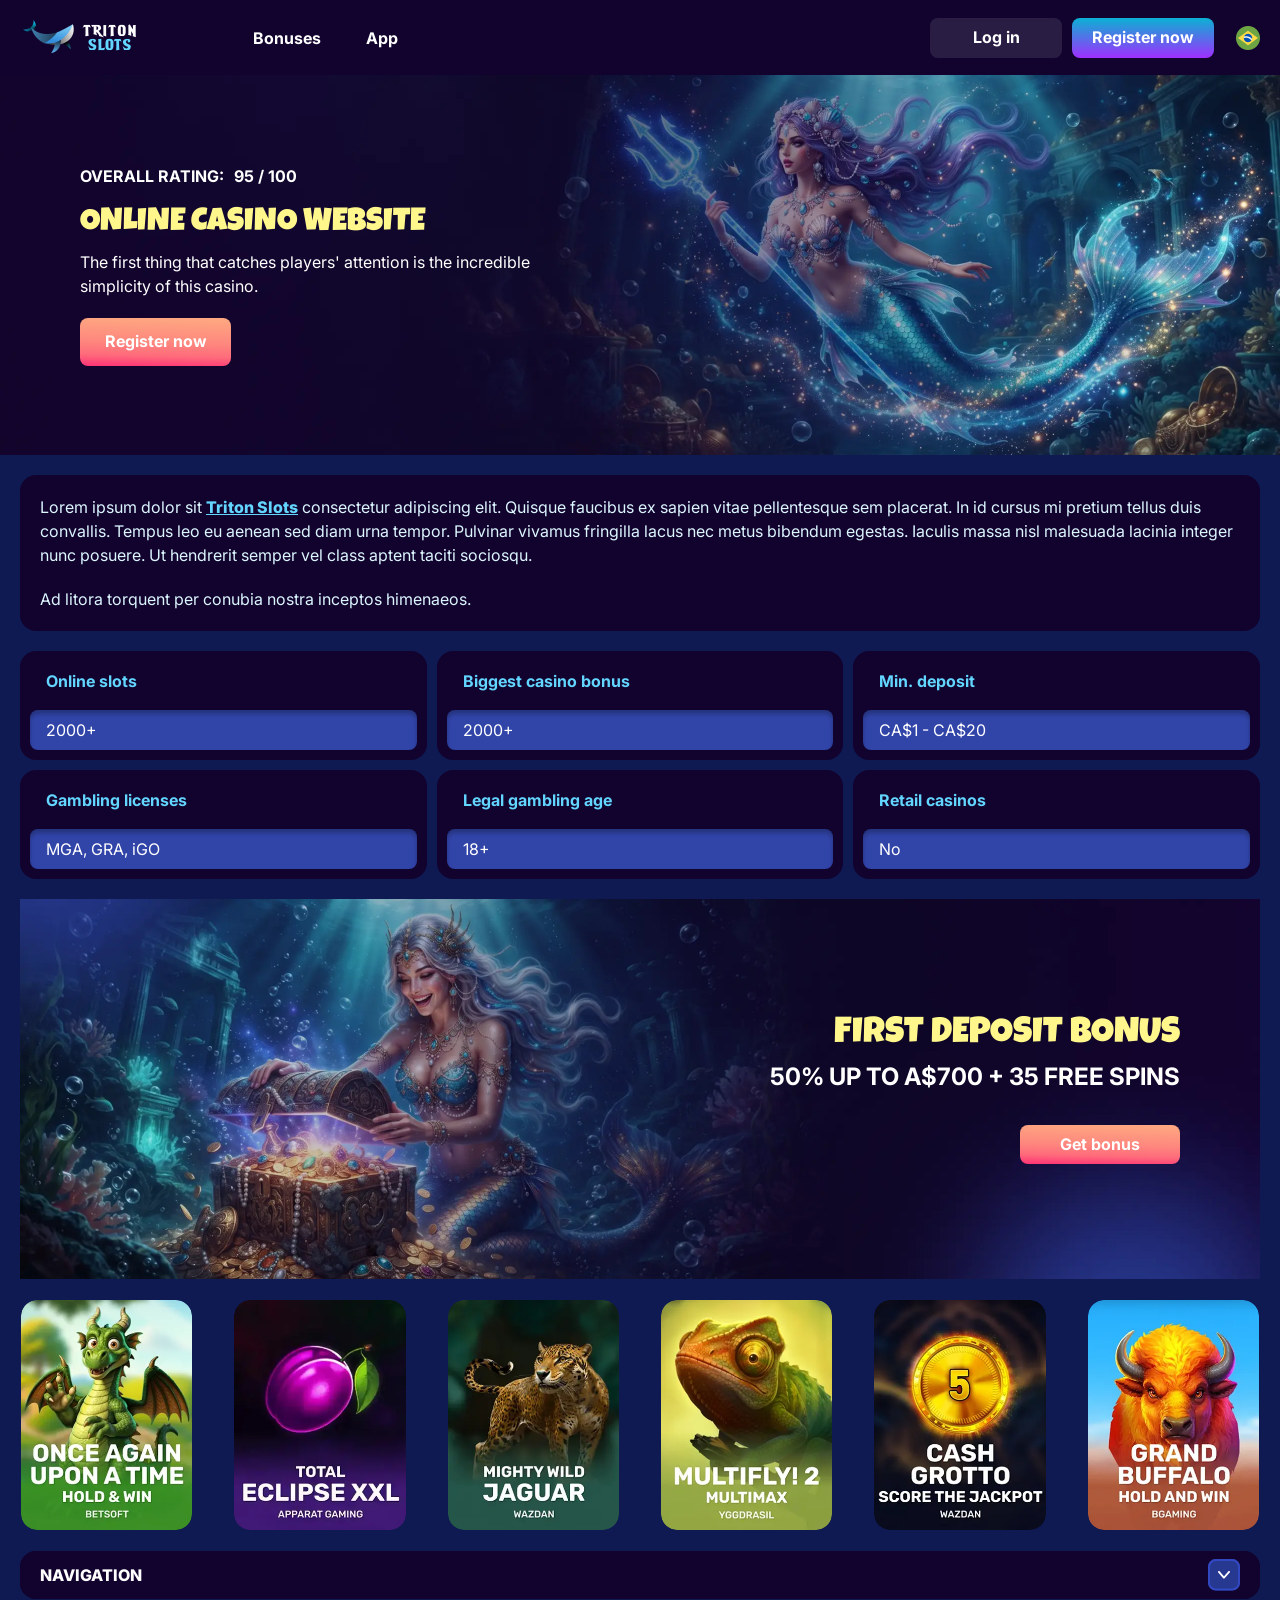
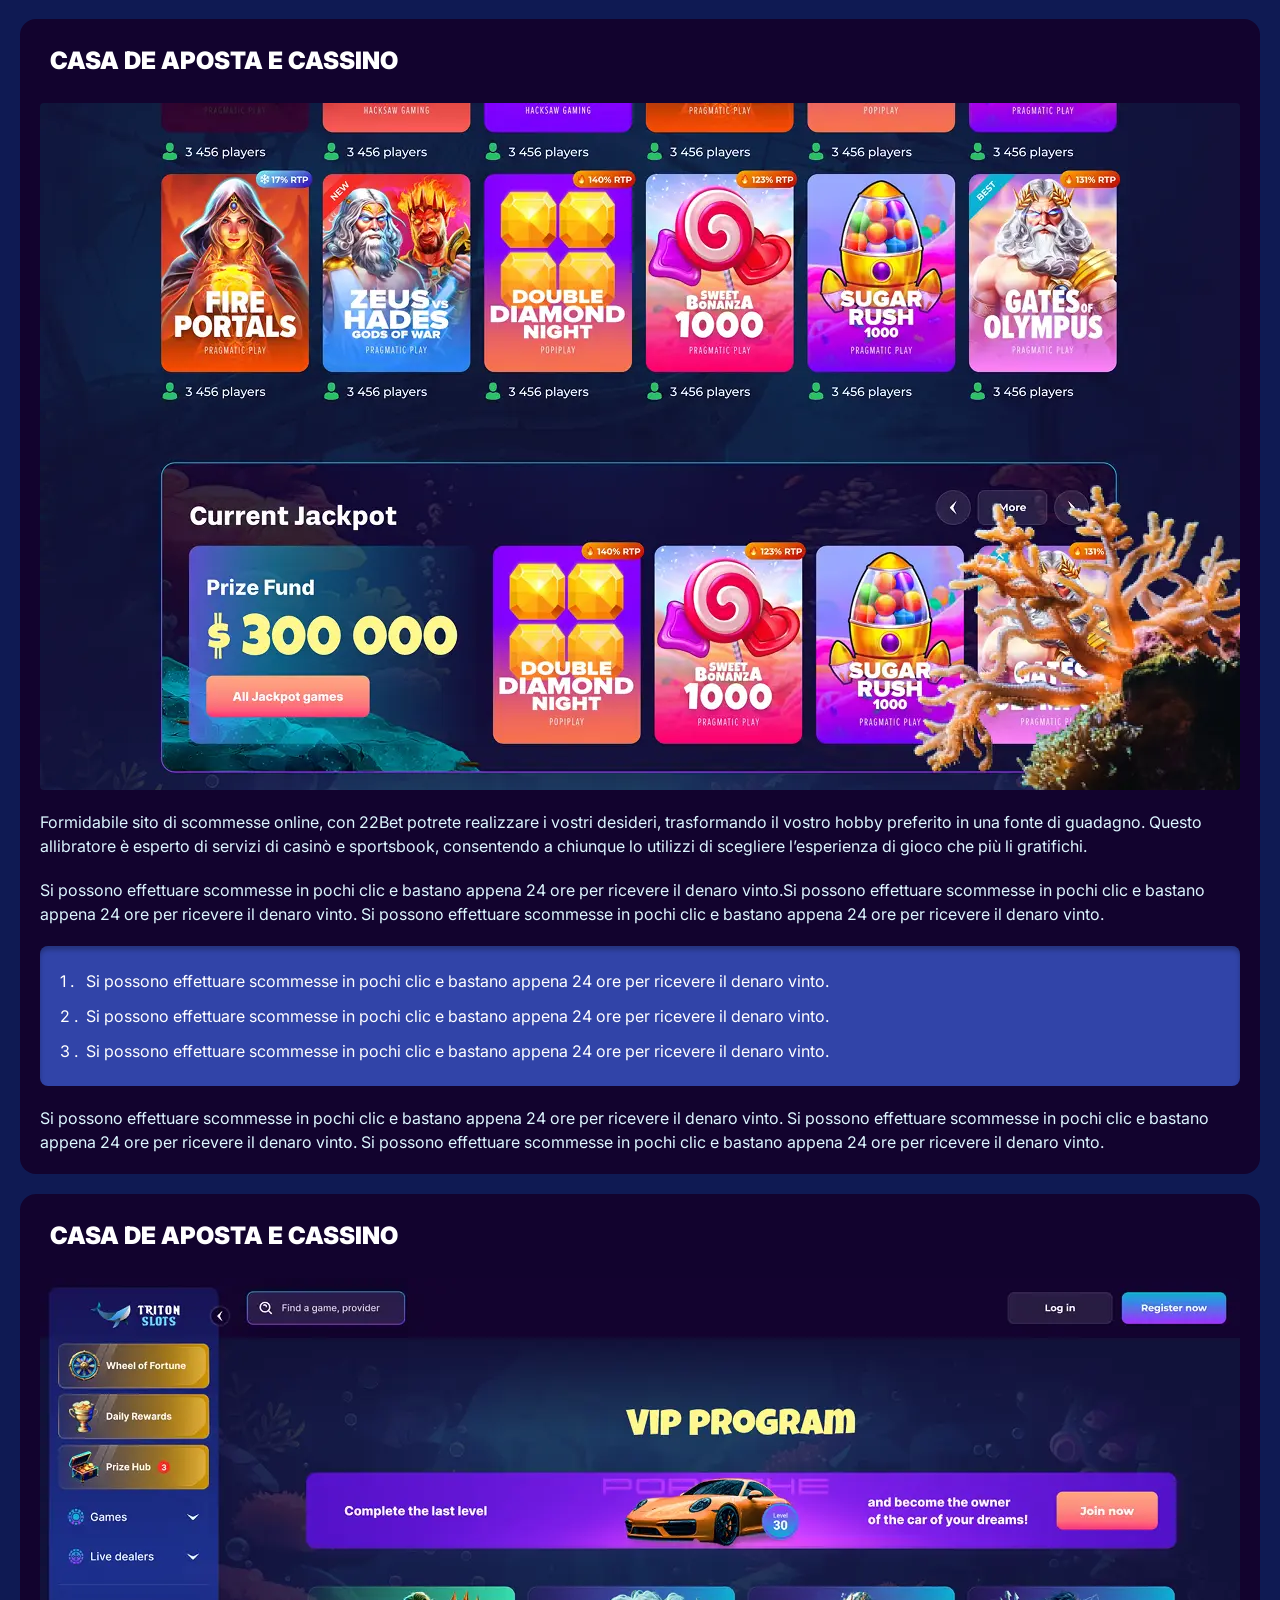
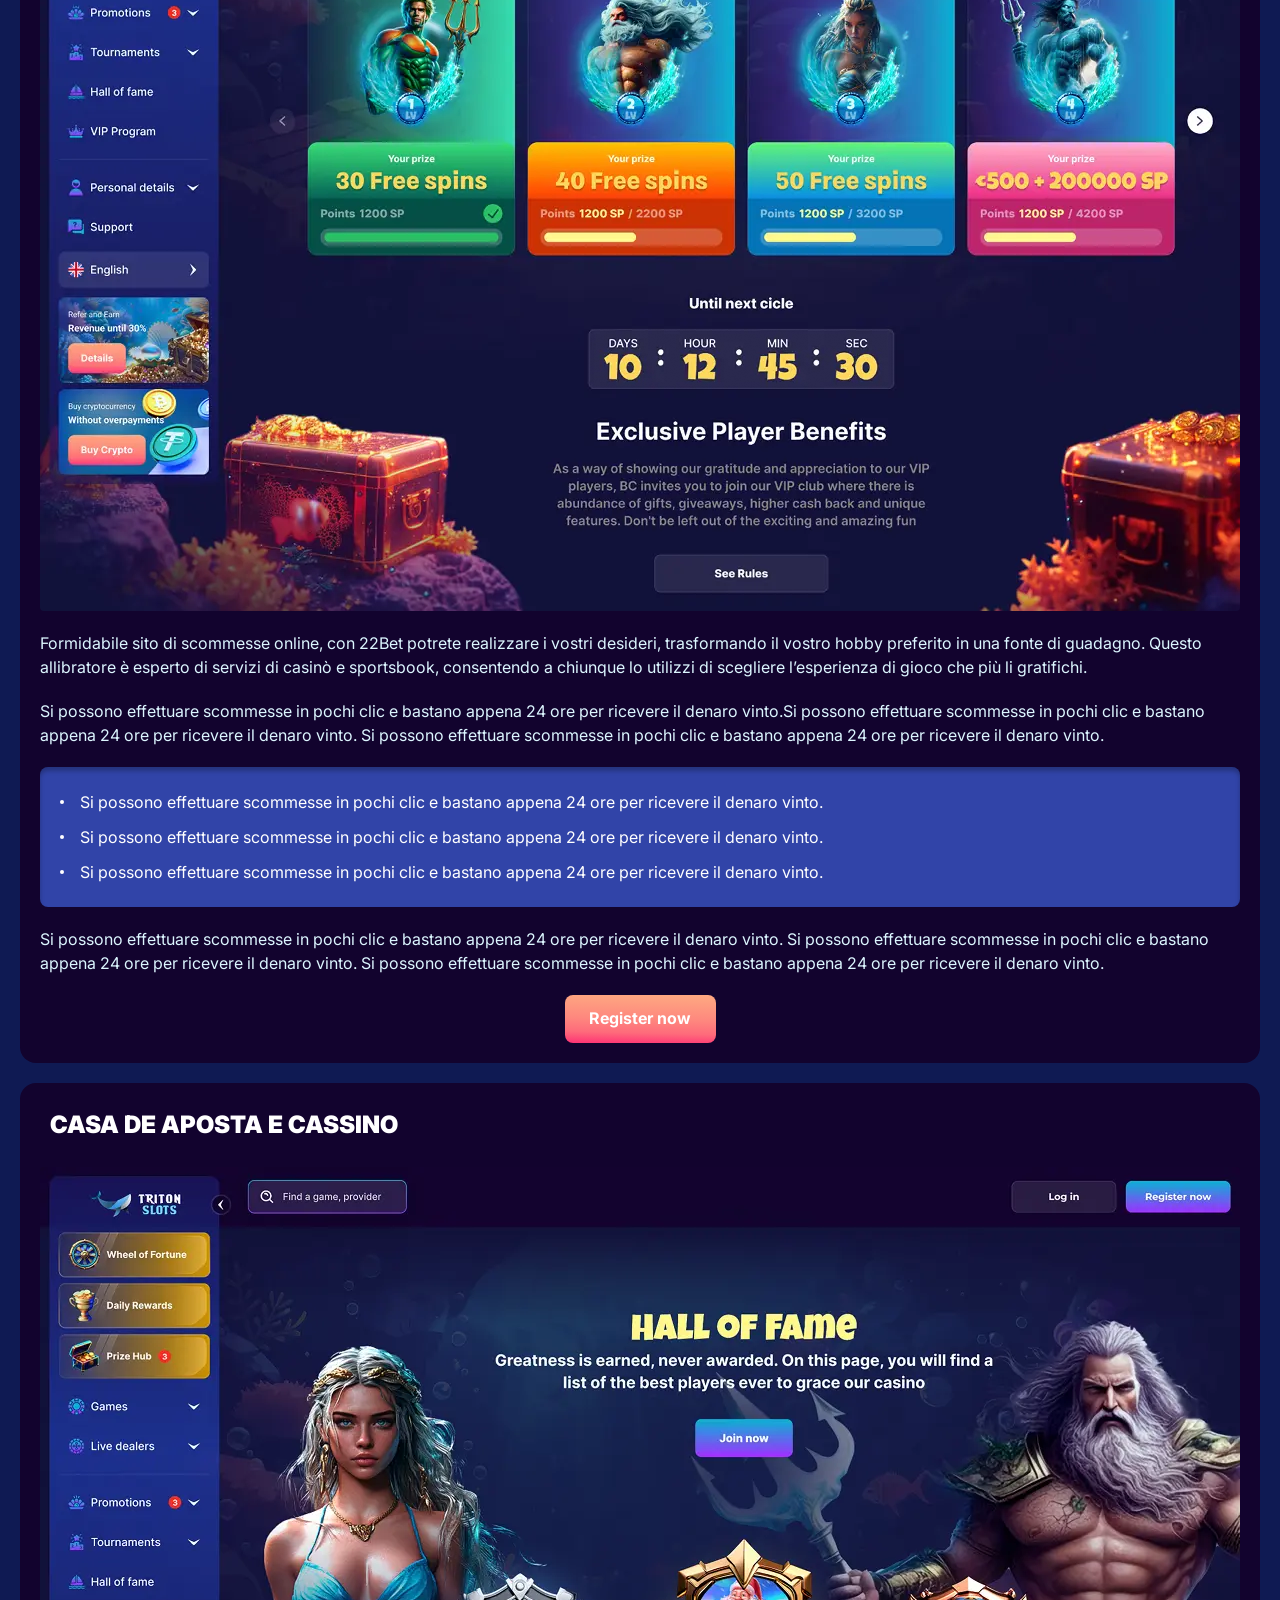
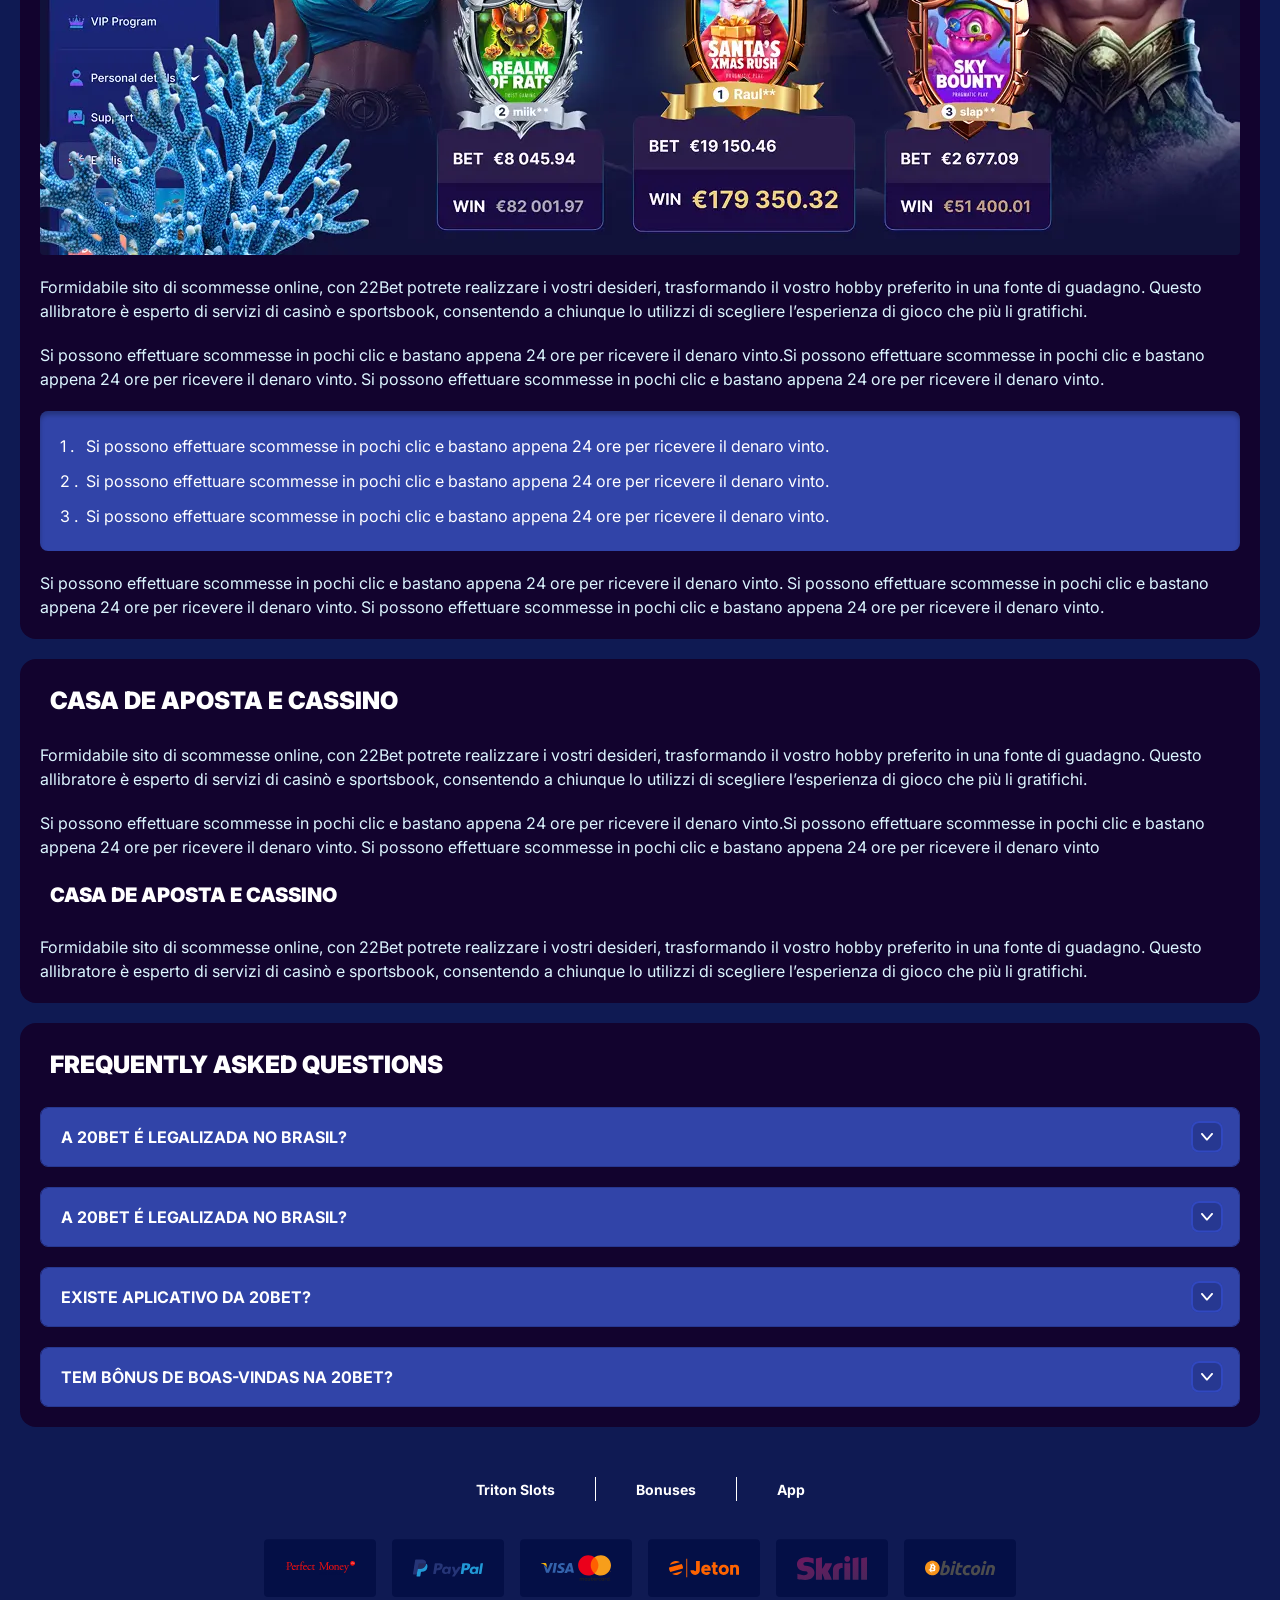
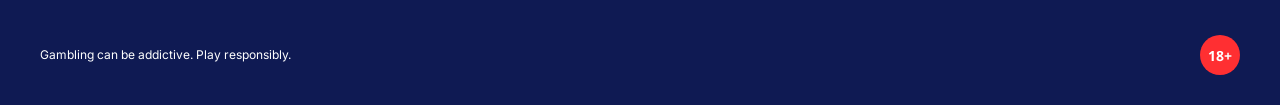
<file: index.html>
<!DOCTYPE html>
<html lang="br">
  <head>
    <meta charset="UTF-8" />
   
    <meta name="viewport" content="width=device-width, initial-scale=1.0" />
    <title>Triton Slots</title>
    <meta name="description" content />
    <meta property="og:site_name" content />
    <meta property="og:title" content />
    <meta property="og:type" content="website" />
    <meta property="og:url" content />
    <meta property="og:image" content />
    <meta property="og:image:alt" content />
    <meta property="og:locale" content="br" />
    <meta property="og:description" content />
    <link rel="preconnect" href="https://fonts.googleapis.com" />
    <link rel="preconnect" href="https://fonts.gstatic.com" crossorigin="anonymous" />
 <link href="https://fonts.googleapis.com/css2?family=Inter:ital,wght@0,100..900;1,100..900&display=swap" rel="stylesheet">
 <link href="https://fonts.googleapis.com/css2?family=Luckiest+Guy:wght@400&display=swap" rel="stylesheet">
 <link rel="stylesheet" href="./css/reset.css" />
    <link rel="stylesheet" href="./css/main.css" />
    <link rel="stylesheet" href="./css/media.css"/>
    <link rel="icon" href="./images/Group.png" type="image/x-icon"/>
    <script
    src="https://code.jquery.com/jquery-3.6.1.min.js"
    integrity="sha256-o88AwQnZB+VDvE9tvIXrMQaPlFFSUTR+nldQm1LuPXQ="
    crossorigin="anonymous"
  ></script>
  </head>
  <body>
    <header class="header">
      <section class="content header__content">
        <a href="./index.html" class="logo header__logo"
          ><img src="./images/logo.png" alt="logo" title
        /></a>
        <button class="header__btn-menu" >
          <svg width="16px" height="16px" viewBox="0 0 16 16" xmlns="http://www.w3.org/2000/svg">
              <rect y="0" width="16" height="3" rx="1.5"></rect>
              <rect y="6.5" width="16" height="3" rx="1.5"></rect>
              <rect y="13" width="16" height="3" rx="1.5"></rect>
            </svg>
        </button>

          <nav class="menu header__menu">
            <ul class="header__menu-list">
                
              <li class="" >
            
                <a href="./bonus.html" >
                <span>Bonuses</span>
              </a>
            
              </a>
            </li>
              <li>
                <a href="./app.html">
                 App
                </a>
              </li>
              
             
            </ul>
            <div class="header__button header__button-menu " >
              <a href="#" class="button  button__login-menu">Log in</a>
              <a href="#" class="button button__menu">Register now</a>
            </div>
           
          </nav>
            <a href="#" class="button button__login">Log in</a>
            <a href="#" class="button button__singup">Register now</a>
            <!-- <div id="clock" class="header__time">00:00</div> -->
            <a href="#" class="header__flag">
                <span><img src="./images/flag.png" alt="flag" title /></span>
           
              </a>
      </section>
    </header>
     <main class="main home main-page">
        <section class=" hero hero__page">
           
            <div class="background">
              <img src="./images/main/bg-main.webp" alt="hero" title />
              
            </div>
            <div class="hero__wrapper">
              <div class="hero__data">
                <div class="hero__rating" >
                  <p>Overall Rating:</p>
                 
                  <span >
                    <span >95</span>
                  <span>/</span> 
                  <span >100</span>
                  
                  </span>
                </div>
                <h1 class="title general hero__title">
                 Online Casino Website
                </h1>
                <p class="hero__text">The first thing that catches players' attention is the incredible simplicity of this casino.</p>
                <a href="#" class="button  hero__button">Register now</a>
               
              </div>
             
            </div>
          </section>
      <section class="main__wrap main__wrap-page">
       
       <section class="content__wrapper content__wrapper-page">

         
        
       
          <section class="content article">
            <p>
             Lorem ipsum dolor sit <a href="#">Triton Slots</a> consectetur adipiscing elit. Quisque faucibus ex sapien vitae pellentesque sem placerat. In id cursus mi pretium tellus duis convallis. Tempus leo eu aenean sed diam urna tempor. Pulvinar vivamus fringilla lacus nec metus bibendum egestas. Iaculis massa nisl malesuada lacinia integer nunc posuere. Ut hendrerit semper vel class aptent taciti sociosqu.
            </p>
            <p>
             Ad litora torquent per conubia nostra inceptos himenaeos.
            </p>
          </section>
      <section class="content features">
           
              <table class="features__table">
               <tbody class="features__group">
                 
                   <tr>
                   <td>Online slots</td>
                   <td>2000+</td>
                  </tr>
                  <tr>
                   <td>Biggest casino bonus</td>
                   <td>2000+</td>
                  </tr>
                  <tr>
                   <td>Min. deposit</td>
                   <td>CA$1 - CA$20</td>
                  </tr>
              
                     <tr>
                     <td>Gambling licenses</td>
                     <td>MGA, GRA, iGO</td>
                   </tr>
                   <tr>
                     <td>Legal gambling age</td>
                     <td>18+</td>
                   </tr>
                   <tr>
                     <td>Retail casinos</td>
                     <td>No</td>
                   </tr>
                
               </tbody>
             </table>
            
         
           </section>  

        
             
             <section class="content banner banner-main">
            <div class="background ">
              
              <img src="./images/main/banner-main.webp" alt="banner" title />
              
            </div>
            <div class="banner__info">
              
              <h2 class="title high banner__title-main">
                  
               first Deposit Bonus
              </h2>
            <p class="banner__subtitle">50% up to A$700 + 35 Free spins</p>
              <a href="#" class="button banner__button">Get  bonus</a>
            </div>
          </section>
          
           <section class="content casino">
           
              <ul class="casino__list ">
                <li class="casino__item">
                    <a href="#"><div class="casino__wrapper">
                      <img class="casino__img" src="./images/main/card-main1.webp" alt="" title>
                    <div class="casino__hover casino__hover-live">
                        
                        <div class="casino-box">
                            
                        <span  class="button  casino__buttons">Play</span>
                        </div>
                    </div>
                    </div>
                    </a>
                </li>
                <li class="casino__item">
                  <a href="#"><div class="casino__wrapper">
                      <img class="casino__img" src="./images/main/card-main2.webp" alt="" title>
                    <div class="casino__hover casino__hover-live">
                        
                        <div class="casino-box">
                            
                        <span  class="button  casino__buttons">Play</span>
                        </div>
                    </div>
                    </div>
                    </a>
              </li>
              <li class="casino__item">
              <a href="#"><div class="casino__wrapper">
                      <img class="casino__img" src="./images/main/card-main3.webp" alt="" title>
                    <div class="casino__hover casino__hover-live">
                        
                        <div class="casino-box">
                            
                        <span  class="button  casino__buttons">Play</span>
                        </div>
                    </div>
                    </div>
                    </a>
            </li>
             <li class="casino__item">
                <a href="#"><div class="casino__wrapper">
                      <img class="casino__img" src="./images/main/card-main4.webp" alt="" title>
                    <div class="casino__hover casino__hover-live">
                        
                        <div class="casino-box">
                            
                        <span  class="button  casino__buttons">Play</span>
                        </div>
                    </div>
                    </div>
                    </a>
            </li>
             <li class="casino__item">
                <a href="#"><div class="casino__wrapper">
                      <img class="casino__img" src="./images/main/card-main5.webp" alt="" title>
                    <div class="casino__hover casino__hover-live">
                        
                        <div class="casino-box">
                            
                        <span  class="button  casino__buttons">Play</span>
                        </div>
                    </div>
                    </div>
                    </a>
            </li>
             <li class="casino__item">
                <a href="#"><div class="casino__wrapper">
                      <img class="casino__img" src="./images/main/card-main6.webp" alt="" title>
                    <div class="casino__hover casino__hover-live">
                        
                        <div class="casino-box">
                            
                        <span  class="button  casino__buttons">Play</span>
                        </div>
                    </div>
                    </div>
                    </a>
            </li>
        

              </ul>
         </section>
              <section class="content menu-review__content">
              

            
                <div class="menu__review-desk menu__review-content">Navigation</div>
                <ul class="menu__review menu__review-list">
                  <li><a href="#">Lorem ipsum dolor sit</a></li>
                    <li><a href="#">Amet consectetur adipiscing</a></li>
                      <li><a href="#">Quisque faucibus ex sapien vitae</a></li>
                        <li><a href="#">Ut hendrerit sempero</a></li>
                          <li><a href="#">Pulvinar vivamus fringilla</a></li>
                           <li><a href="#">Ad litora torquent per conubia</a></li>
                         
                          
                </ul>
             
          
          </section>
          
        
          <section class="content article">
            <h2 class="title high article__title">Casa de Aposta e Cassino</h2>
             <div class="images">
              <img src="./images/main/image1-main.webp" alt="banner" title />
            </div>
            <p>
             Formidabile sito di scommesse online, con 22Bet potrete realizzare i vostri desideri, trasformando il vostro hobby preferito in una fonte di guadagno. Questo allibratore è esperto di servizi di casinò e sportsbook, consentendo a chiunque lo utilizzi di scegliere l’esperienza di gioco che più li gratifichi.
            </p>
            <p>
             Si possono effettuare scommesse in pochi clic e bastano appena 24 ore per ricevere il denaro vinto.Si possono effettuare scommesse in pochi clic e bastano appena 24 ore per ricevere il denaro vinto. Si possono effettuare scommesse in pochi clic e bastano appena 24 ore per ricevere il denaro vinto.
            </p>
           <ol>
              <li>Si possono effettuare scommesse in pochi clic e bastano appena 24 ore per ricevere il denaro vinto.</li>
              <li>Si possono effettuare scommesse in pochi clic e bastano appena 24 ore per ricevere il denaro vinto.</li>
              <li>Si possono effettuare scommesse in pochi clic e bastano appena 24 ore per ricevere il denaro vinto.</li>
            </ol>
            <p>Si possono effettuare scommesse in pochi clic e bastano appena 24 ore per ricevere il denaro vinto. Si possono effettuare scommesse in pochi clic e bastano appena 24 ore per ricevere il denaro vinto. Si possono effettuare scommesse in pochi clic e bastano appena 24 ore per ricevere il denaro vinto.</p>
          </section>
           <section class="content article">
            <h2 class="title high article__title">Casa de Aposta e Cassino</h2>
             <div class="images">
              <img src="./images/main/image2-main.webp" alt="banner" title />
            </div>
            <p>
             Formidabile sito di scommesse online, con 22Bet potrete realizzare i vostri desideri, trasformando il vostro hobby preferito in una fonte di guadagno. Questo allibratore è esperto di servizi di casinò e sportsbook, consentendo a chiunque lo utilizzi di scegliere l’esperienza di gioco che più li gratifichi.
            </p>
            <p>
             Si possono effettuare scommesse in pochi clic e bastano appena 24 ore per ricevere il denaro vinto.Si possono effettuare scommesse in pochi clic e bastano appena 24 ore per ricevere il denaro vinto. Si possono effettuare scommesse in pochi clic e bastano appena 24 ore per ricevere il denaro vinto.
            </p>
           <ul>
              <li>Si possono effettuare scommesse in pochi clic e bastano appena 24 ore per ricevere il denaro vinto.</li>
              <li>Si possono effettuare scommesse in pochi clic e bastano appena 24 ore per ricevere il denaro vinto.</li>
              <li>Si possono effettuare scommesse in pochi clic e bastano appena 24 ore per ricevere il denaro vinto.</li>
            </ul>
            <p>Si possono effettuare scommesse in pochi clic e bastano appena 24 ore per ricevere il denaro vinto. Si possono effettuare scommesse in pochi clic e bastano appena 24 ore per ricevere il denaro vinto. Si possono effettuare scommesse in pochi clic e bastano appena 24 ore per ricevere il denaro vinto.</p>
         <a href="#" class="button">Register now</a>
          </section>
           <section class="content article">
            <h2 class="title high article__title">Casa de Aposta e Cassino</h2>
             <div class="images">
              <img src="./images/main/image3-main.webp" alt="banner" title />
            </div>
            <p>
             Formidabile sito di scommesse online, con 22Bet potrete realizzare i vostri desideri, trasformando il vostro hobby preferito in una fonte di guadagno. Questo allibratore è esperto di servizi di casinò e sportsbook, consentendo a chiunque lo utilizzi di scegliere l’esperienza di gioco che più li gratifichi.
            </p>
            <p>
             Si possono effettuare scommesse in pochi clic e bastano appena 24 ore per ricevere il denaro vinto.Si possono effettuare scommesse in pochi clic e bastano appena 24 ore per ricevere il denaro vinto. Si possono effettuare scommesse in pochi clic e bastano appena 24 ore per ricevere il denaro vinto.
            </p>
           <ol>
              <li>Si possono effettuare scommesse in pochi clic e bastano appena 24 ore per ricevere il denaro vinto.</li>
              <li>Si possono effettuare scommesse in pochi clic e bastano appena 24 ore per ricevere il denaro vinto.</li>
              <li>Si possono effettuare scommesse in pochi clic e bastano appena 24 ore per ricevere il denaro vinto.</li>
            </ol>
            <p>Si possono effettuare scommesse in pochi clic e bastano appena 24 ore per ricevere il denaro vinto. Si possono effettuare scommesse in pochi clic e bastano appena 24 ore per ricevere il denaro vinto. Si possono effettuare scommesse in pochi clic e bastano appena 24 ore per ricevere il denaro vinto.</p>
          </section>
           <section class="content article">
            <h2 class="title high article__title">Casa de Aposta e Cassino</h2>
            <p>Formidabile sito di scommesse online, con 22Bet potrete realizzare i vostri desideri, trasformando il vostro hobby preferito in una fonte di guadagno. Questo allibratore è esperto di servizi di casinò e sportsbook, consentendo a chiunque lo utilizzi di scegliere l’esperienza di gioco che più li gratifichi.</p>
            <p>Si possono effettuare scommesse in pochi clic e bastano appena 24 ore per ricevere il denaro vinto.Si possono effettuare scommesse in pochi clic e bastano appena 24 ore per ricevere il denaro vinto. Si possono effettuare scommesse in pochi clic e bastano appena 24 ore per ricevere il denaro vinto</p>
            <h3>Casa de Aposta e Cassino</h3>
            <p>Formidabile sito di scommesse online, con 22Bet potrete realizzare i vostri desideri, trasformando il vostro hobby preferito in una fonte di guadagno. Questo allibratore è esperto di servizi di casinò e sportsbook, consentendo a chiunque lo utilizzi di scegliere l’esperienza di gioco che più li gratifichi.</p>
           </section>

          <section class="content faq">
            <h2 class="title high faq__title">Frequently Asked Questions</h2>
            <ol class="faq__list " >
              <li class="faq__item"  >
                <h3 class="title medium faq__subtitle js-button-expander js-button-expander--faq"  >A 20Bet é legalizada no Brasil?
                 </h3>
                <div  class="faq__answer js-expand-content js-expand-content--faq" >
                  <p  >
                    Sim, a casa de apostas tem licença emitida por Curaçao, que é reconhecida no Brasil e a permite atuar por aqui.
                  </p>
                </div>
              </li>
              <li class="faq__item"  >
                <h3 class="title medium faq__subtitle js-button-expander js-button-expander--faq"  >A 20Bet é legalizada no Brasil?</h3>
                <div class="faq__answer js-expand-content js-expand-content--faq" >
                  <p  >
                    Sim, a casa de apostas tem licença emitida por Curaçao, que é reconhecida no Brasil e a permite atuar por aqui.
                  </p>
                </div>
              </li> 
              <li class="faq__item"  >
                <h3 class="title medium faq__subtitle js-button-expander js-button-expander--faq"  >Existe aplicativo da 20Bet?</h3>
                <div class="faq__answer js-expand-content js-expand-content--faq" >
                  <p  >
                   Sim, disponível para sistemas operacionais iOS e Android.
                  </p>
                </div>
              </li> 
              <li class="faq__item"  >
                <h3 class="title medium faq__subtitle js-button-expander js-button-expander--faq"  >Tem bônus de boas-vindas na 20Bet?</h3>
                <div class="faq__answer js-expand-content js-expand-content--faq" >
                  <p  >
                   O pacote especial para novos usuários da 20Bet paga 100% sobre o primeiro depósito, com limite de 600 BRL.
                  </p>
                </div>
              </li> 
             
            </ol>
          </section>
          
        </section> 
      
        <div class=""  onclick="scrollToTop()">
          <button class="main__arrow" id="scrollToTopBtn"></button>
        </div> 
        
      </section>
    </main> 
     <footer class=" footer ">
      <section class="content footer__content">
        <ul class="footer__menu">
         <li><a href="/">Triton Slots</a></li>
         <li><a href="./bonus.html">bonuses</a></li>
         <li><a href="./app.html">app</a></li>
         
        </ul>
       
          <ul class="footer__cards-list">
           
            <li>
              <a href="#"
                ><img src="./images/footer-img1.svg" alt="card" title
              /></a>
            </li>
           <li>
              <a href="#"
                ><img src="./images/footer-img2.svg" alt="card" title
              /></a>
            </li> <li>
              <a href="#"
                ><img src="./images/footer-img3.svg" alt="card" title
              /></a>
            </li> <li>
              <a href="#"
                ><img src="./images/footer-img4.svg" alt="card" title
              /></a>
            </li> <li>
              <a href="#"
                ><img src="./images/footer-img5.svg" alt="card" title
              /></a>
            </li> <li>
              <a href="#"
                ><img src="./images/footer-img6.svg" alt="card" title
              /></a>
            </li>
          </ul>
       
        <div class="footer__wrapp">
          <div class="footer__text">
           
            <p>Gambling can be addictive. Play responsibly. 
</p>
           
          </div>
          <div class="footer__age">
            <img src="./images/age.svg" alt="age" title />
          </div>
        </div>
      
      </section>
    </footer>
    <script src="./js/arrowUp.js" defer></script>
    <script src="./js/sidebar.js" defer></script>
    <script src="./js/expander.js" defer></script>
    <script src="./js/mobile-menu.js" defer></script>
    <!-- <script src="./js/clock.js" defer></script> -->
  </body>
</html>
</file>
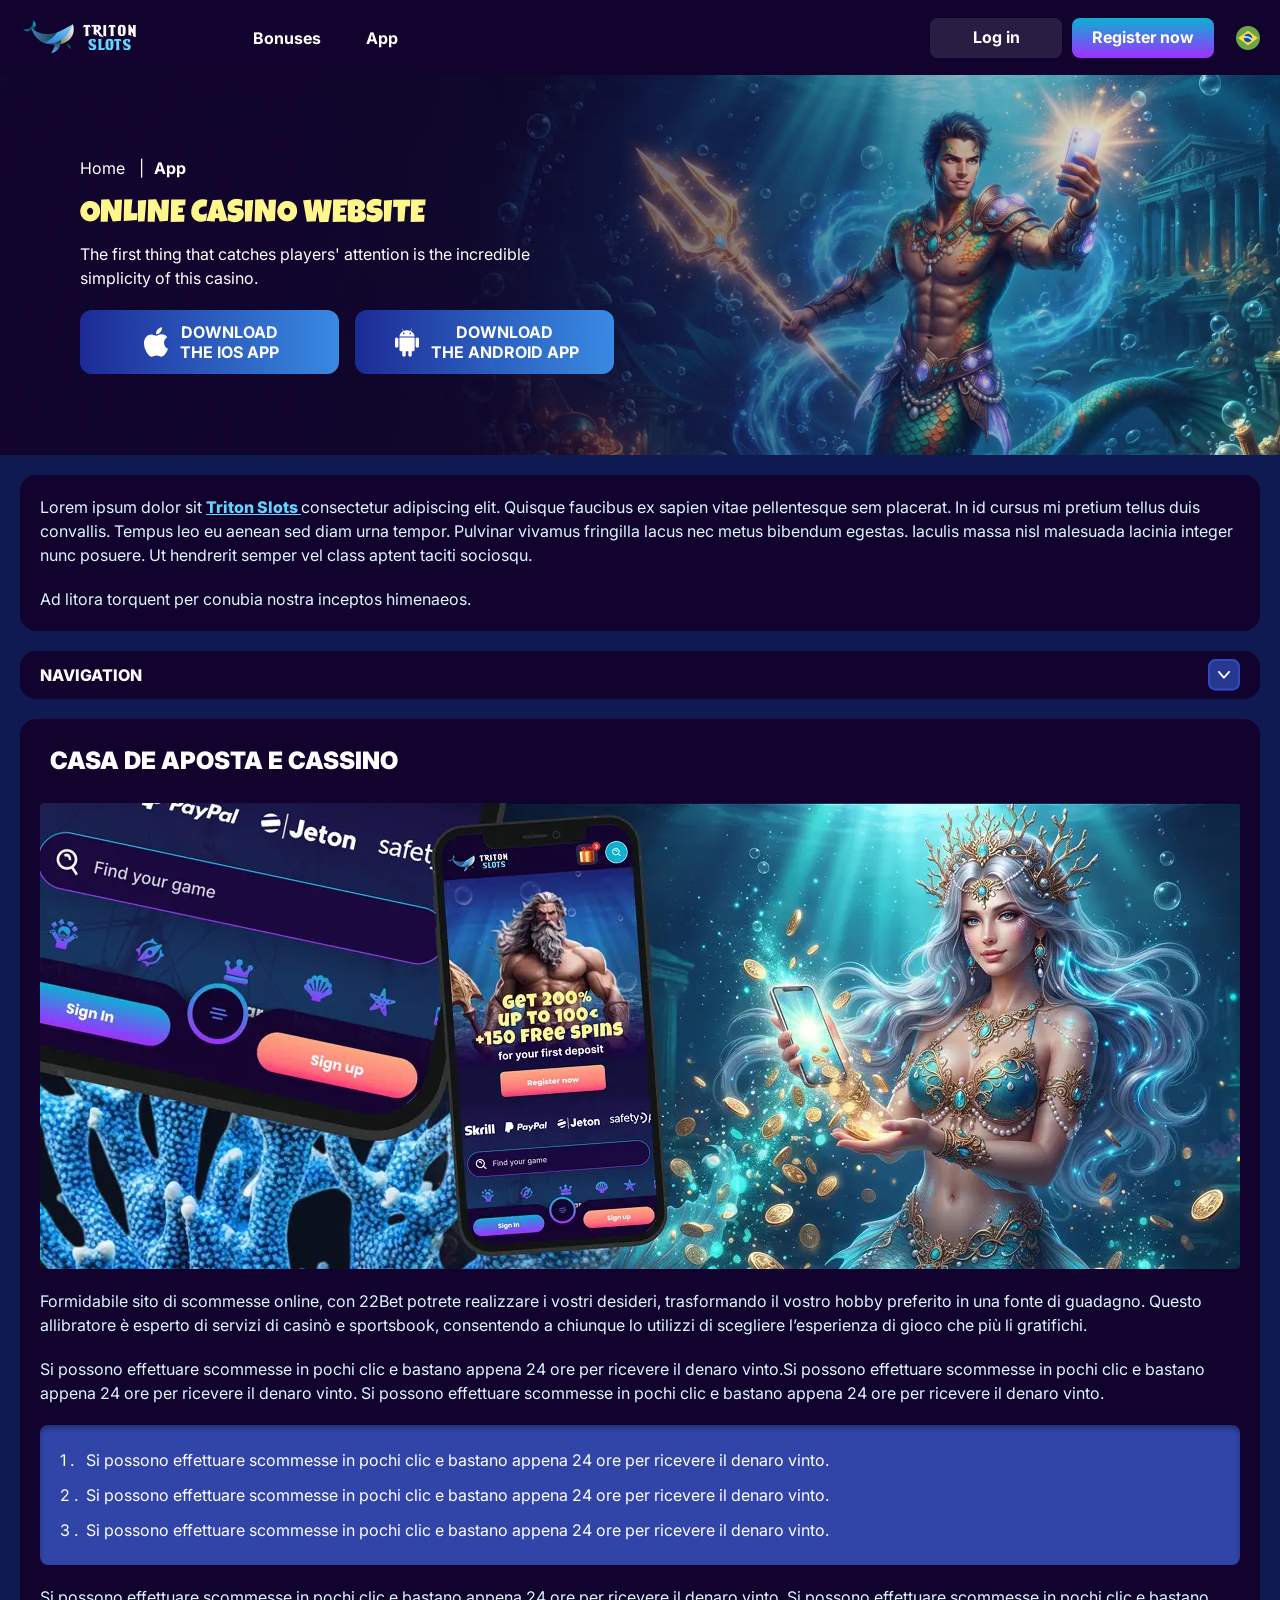
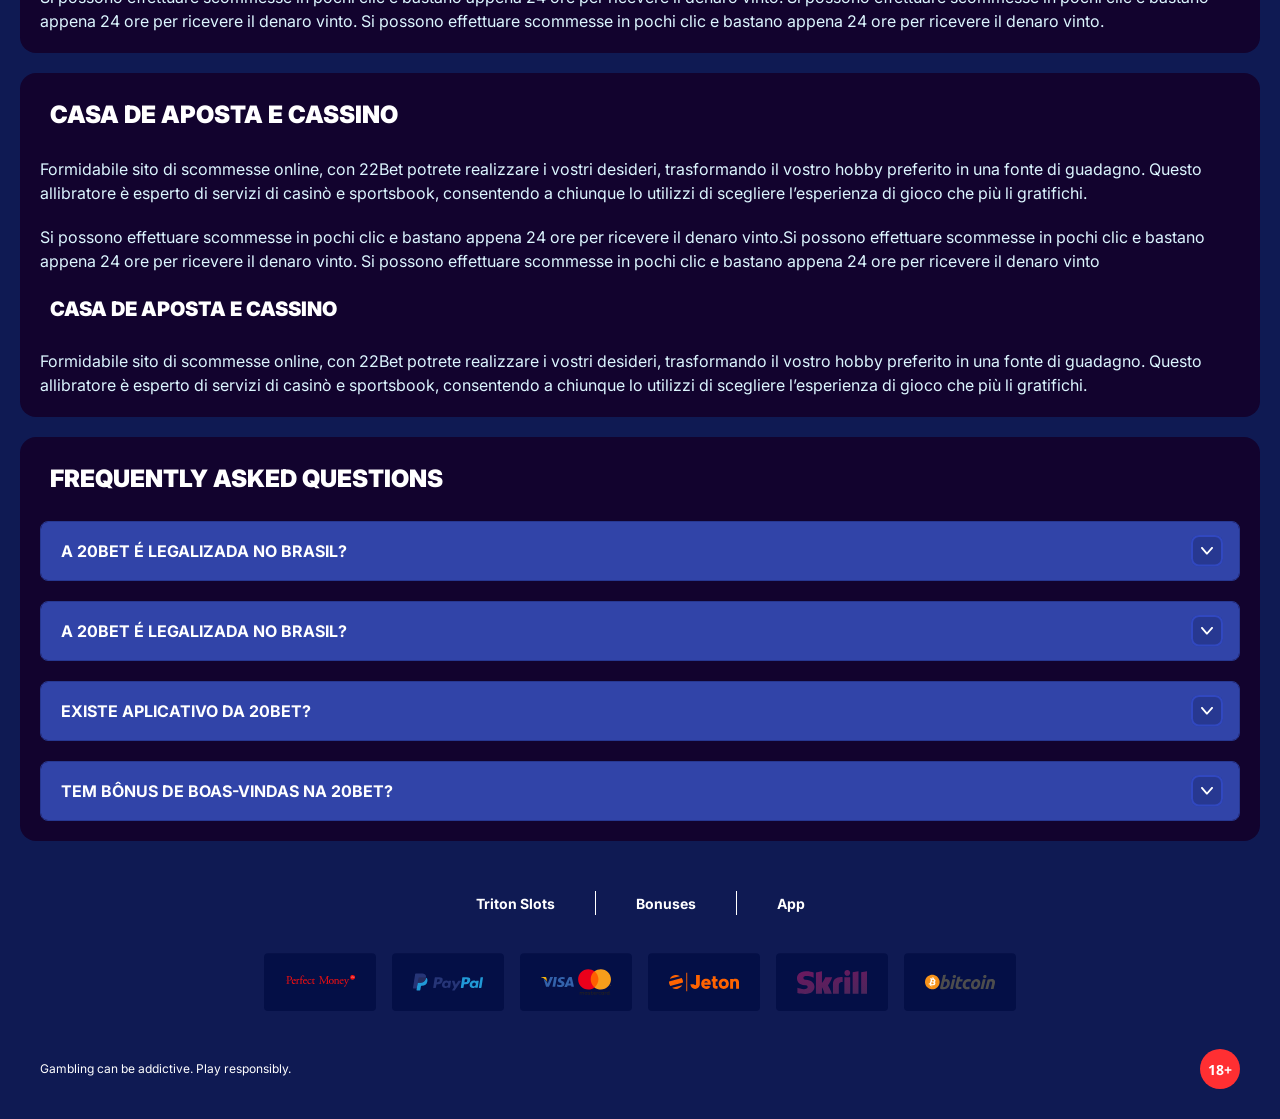
<file: app.html>
<!DOCTYPE html>
<html lang="br">
  <head>
    <meta charset="UTF-8" />
   
    <meta name="viewport" content="width=device-width, initial-scale=1.0" />
    <title>Triton Slots </title>
    <meta name="description" content />
    <meta property="og:site_name" content />
    <meta property="og:title" content />
    <meta property="og:type" content="website" />
    <meta property="og:url" content />
    <meta property="og:image" content />
    <meta property="og:image:alt" content />
    <meta property="og:locale" content="br" />
    <meta property="og:description" content />
    <link rel="preconnect" href="https://fonts.googleapis.com" />
    <link rel="preconnect" href="https://fonts.gstatic.com" crossorigin="anonymous" />
 <link href="https://fonts.googleapis.com/css2?family=Inter:ital,wght@0,100..900;1,100..900&display=swap" rel="stylesheet">
 <link href="https://fonts.googleapis.com/css2?family=Luckiest+Guy:wght@400&display=swap" rel="stylesheet">
 
   <link rel="stylesheet" href="./css/reset.css" />
    <link rel="stylesheet" href="./css/main.css" />
    <link rel="stylesheet" href="./css/media.css"/>
    <link rel="icon" href="./images/Group.png" type="image/x-icon"/>
    <script
    src="https://code.jquery.com/jquery-3.6.1.min.js"
    integrity="sha256-o88AwQnZB+VDvE9tvIXrMQaPlFFSUTR+nldQm1LuPXQ="
    crossorigin="anonymous"
  ></script>
  </head>
  <body>
    <header class="header">
      <section class="content header__content">
        <a href="./index.html" class="logo header__logo"
          ><img src="./images/logo.png" alt="logo" title
        /></a>
        <button class="header__btn-menu" >
          <svg width="16px" height="16px" viewBox="0 0 16 16" xmlns="http://www.w3.org/2000/svg">
              <rect y="0" width="16" height="3" rx="1.5"></rect>
              <rect y="6.5" width="16" height="3" rx="1.5"></rect>
              <rect y="13" width="16" height="3" rx="1.5"></rect>
            </svg>
        </button>

          <nav class="menu header__menu">
           <ul class="header__menu-list">
                
              <li class="" >
            
                <a href="./bonus.html" >
                <span>Bonuses</span>
              </a>
            
              </a>
            </li>
              <li>
                <a href="./app.html">
                 App
                </a>
              </li>
              
             
            </ul>
            <div class="header__button header__button-menu " >
              <a href="#" class="button  button__login-menu">Log in</a>
              <a href="#" class="button button__menu">Register now</a>
            </div>
           
          </nav>
            <a href="#" class="button button__login">Log in</a>
            <a href="#" class="button button__singup">Register now</a>
            <!-- <div id="clock" class="header__time">00:00</div> -->
            <a href="#" class="header__flag">
                <span><img src="./images/flag.png" alt="flag" title /></span>
               
              </a>
      </section>
    </header>
     <main class="main home main-page">
        <section class=" hero hero__page">
           
            <div class="background background-page">
              <img src="./images/app/bg-app.webp" alt="hero" title />
              
            </div>
            <div class="hero__wrapper hero__wrapper-page">
              <div class="hero__data hero__data-bonus">
                <ul
                class="breadcrumbs "
                
              >
                <li
                  
                >
                  <a href="#" >
                    <span >Home</span></a
                  >
                 
                </li>
                <li
                  
                >
                  <a href="/" > <span >App</span></a>
                 
                </li>
              </ul>
                <h1 class="title general hero__title">
                  Online Casino Website
                </h1>
                 <p class="hero__text">The first thing that catches players' attention is the incredible simplicity of this casino.</p>
               
              <div class="banner__content banner__content-app">
             
                  <a href="#" class="banner__btn banner__btn-app">
                    <img src="./images/main/apple-app.svg" alt="icon" title>
                   Download  </br> the
IOS app
                  </a>
                  <a href="#" class="banner__btn banner__btn-android"
                    > <img src="./images/main/android-app.svg" alt="icon" title>Download  </br> the
 Android app</a
                  >
                </div>
              </div>
             
            </div>
          </section>
      <section class="main__wrap main__wrap-page">
       
       <section class="content__wrapper content__wrapper-page">

         
        
       
          <section class="content article">
            <p>
             Lorem ipsum dolor sit <a href="#">Triton Slots </a> consectetur adipiscing elit. Quisque faucibus ex sapien vitae pellentesque sem placerat. In id cursus mi pretium tellus duis convallis. Tempus leo eu aenean sed diam urna tempor. Pulvinar vivamus fringilla lacus nec metus bibendum egestas. Iaculis massa nisl malesuada lacinia integer nunc posuere. Ut hendrerit semper vel class aptent taciti sociosqu.
            </p>
            <p>
             Ad litora torquent per conubia nostra inceptos himenaeos.
            </p>
          </section>
         
       <section class="content menu-review__content">
              

            
                <div class="menu__review-desk menu__review-content">Navigation</div>
                <ul class="menu__review menu__review-list">
                  <li><a href="#">Lorem ipsum dolor sit</a></li>
                    <li><a href="#">Amet consectetur adipiscing</a></li>
                      <li><a href="#">Quisque faucibus ex sapien vitae</a></li>
                        <li><a href="#">Ut hendrerit sempero</a></li>
                          <li><a href="#">Pulvinar vivamus fringilla</a></li>
                           <li><a href="#">Ad litora torquent per conubia</a></li>
                         
                          
                </ul>
             
          
          </section>
        
          <section class="content article">
            <h2 class="title high article__title">Casa de Aposta e Cassino</h2>
             <div class="images">
              <img src="./images/app/image1-app.webp" alt="banner" title />
            </div>
            <p>
             Formidabile sito di scommesse online, con 22Bet potrete realizzare i vostri desideri, trasformando il vostro hobby preferito in una fonte di guadagno. Questo allibratore è esperto di servizi di casinò e sportsbook, consentendo a chiunque lo utilizzi di scegliere l’esperienza di gioco che più li gratifichi.
            </p>
            <p>
             Si possono effettuare scommesse in pochi clic e bastano appena 24 ore per ricevere il denaro vinto.Si possono effettuare scommesse in pochi clic e bastano appena 24 ore per ricevere il denaro vinto. Si possono effettuare scommesse in pochi clic e bastano appena 24 ore per ricevere il denaro vinto.
            </p>
           <ol>
              <li>Si possono effettuare scommesse in pochi clic e bastano appena 24 ore per ricevere il denaro vinto.</li>
              <li>Si possono effettuare scommesse in pochi clic e bastano appena 24 ore per ricevere il denaro vinto.</li>
              <li>Si possono effettuare scommesse in pochi clic e bastano appena 24 ore per ricevere il denaro vinto.</li>
            </ol>
            <p>Si possono effettuare scommesse in pochi clic e bastano appena 24 ore per ricevere il denaro vinto. Si possono effettuare scommesse in pochi clic e bastano appena 24 ore per ricevere il denaro vinto. Si possono effettuare scommesse in pochi clic e bastano appena 24 ore per ricevere il denaro vinto.</p>
          </section>
         
         
           <section class="content article">
            <h2 class="title high article__title">Casa de Aposta e Cassino</h2>
            <p>Formidabile sito di scommesse online, con 22Bet potrete realizzare i vostri desideri, trasformando il vostro hobby preferito in una fonte di guadagno. Questo allibratore è esperto di servizi di casinò e sportsbook, consentendo a chiunque lo utilizzi di scegliere l’esperienza di gioco che più li gratifichi.</p>
            <p>Si possono effettuare scommesse in pochi clic e bastano appena 24 ore per ricevere il denaro vinto.Si possono effettuare scommesse in pochi clic e bastano appena 24 ore per ricevere il denaro vinto. Si possono effettuare scommesse in pochi clic e bastano appena 24 ore per ricevere il denaro vinto</p>
            <h3>Casa de Aposta e Cassino</h3>
            <p>Formidabile sito di scommesse online, con 22Bet potrete realizzare i vostri desideri, trasformando il vostro hobby preferito in una fonte di guadagno. Questo allibratore è esperto di servizi di casinò e sportsbook, consentendo a chiunque lo utilizzi di scegliere l’esperienza di gioco che più li gratifichi.</p>
           </section>

          <section class="content faq">
            <h2 class="title high faq__title">Frequently Asked Questions</h2>
            <ul class="faq__list " >
              <li class="faq__item"  >
                <h3 class="title medium faq__subtitle js-button-expander js-button-expander--faq"  >A 20Bet é legalizada no Brasil?
                 </h3>
                <div  class="faq__answer js-expand-content js-expand-content--faq" >
                  <p  >
                    Sim, a casa de apostas tem licença emitida por Curaçao, que é reconhecida no Brasil e a permite atuar por aqui.
                  </p>
                </div>
              </li>
              <li class="faq__item"  >
                <h3 class="title medium faq__subtitle js-button-expander js-button-expander--faq"  >A 20Bet é legalizada no Brasil?</h3>
                <div class="faq__answer js-expand-content js-expand-content--faq" >
                  <p  >
                    Sim, a casa de apostas tem licença emitida por Curaçao, que é reconhecida no Brasil e a permite atuar por aqui.
                  </p>
                </div>
              </li> 
              <li class="faq__item"  >
                <h3 class="title medium faq__subtitle js-button-expander js-button-expander--faq"  >Existe aplicativo da 20Bet?</h3>
                <div class="faq__answer js-expand-content js-expand-content--faq" >
                  <p  >
                   Sim, disponível para sistemas operacionais iOS e Android.
                  </p>
                </div>
              </li> 
              <li class="faq__item"  >
                <h3 class="title medium faq__subtitle js-button-expander js-button-expander--faq"  >Tem bônus de boas-vindas na 20Bet?</h3>
                <div class="faq__answer js-expand-content js-expand-content--faq" >
                  <p  >
                   O pacote especial para novos usuários da 20Bet paga 100% sobre o primeiro depósito, com limite de 600 BRL.
                  </p>
                </div>
              </li> 
             
            </ul>
          </section>
          
        </section> 
      
        <div class=""  onclick="scrollToTop()">
          <button class="main__arrow" id="scrollToTopBtn"></button>
        </div> 
        
      </section>
    </main> 
 <footer class=" footer ">
      <section class="content footer__content">
        <ul class="footer__menu">
         <li><a href="/">Triton Slots</a></li>
         <li><a href="./bonus.html">bonuses</a></li>
         <li><a href="./app.html">app</a></li>
         
        </ul>
       
          <ul class="footer__cards-list">
           
            <li>
              <a href="#"
                ><img src="./images/footer-img1.svg" alt="card" title
              /></a>
            </li>
           <li>
              <a href="#"
                ><img src="./images/footer-img2.svg" alt="card" title
              /></a>
            </li> <li>
              <a href="#"
                ><img src="./images/footer-img3.svg" alt="card" title
              /></a>
            </li> <li>
              <a href="#"
                ><img src="./images/footer-img4.svg" alt="card" title
              /></a>
            </li> <li>
              <a href="#"
                ><img src="./images/footer-img5.svg" alt="card" title
              /></a>
            </li> <li>
              <a href="#"
                ><img src="./images/footer-img6.svg" alt="card" title
              /></a>
            </li>
          </ul>
       
        <div class="footer__wrapp">
          <div class="footer__text">
           
            <p>Gambling can be addictive. Play responsibly. 
</p>
           
          </div>
          <div class="footer__age">
            <img src="./images/age.svg" alt="age" title />
          </div>
        </div>
      
      </section>
    </footer>
    <script src="./js/arrowUp.js" defer></script>
    <script src="./js/sidebar.js" defer></script>
    <script src="./js/expander.js" defer></script>
    <script src="./js/mobile-menu.js" defer></script>
    <!-- <script src="./js/clock.js" defer></script> -->
  </body>
</html>
</file>
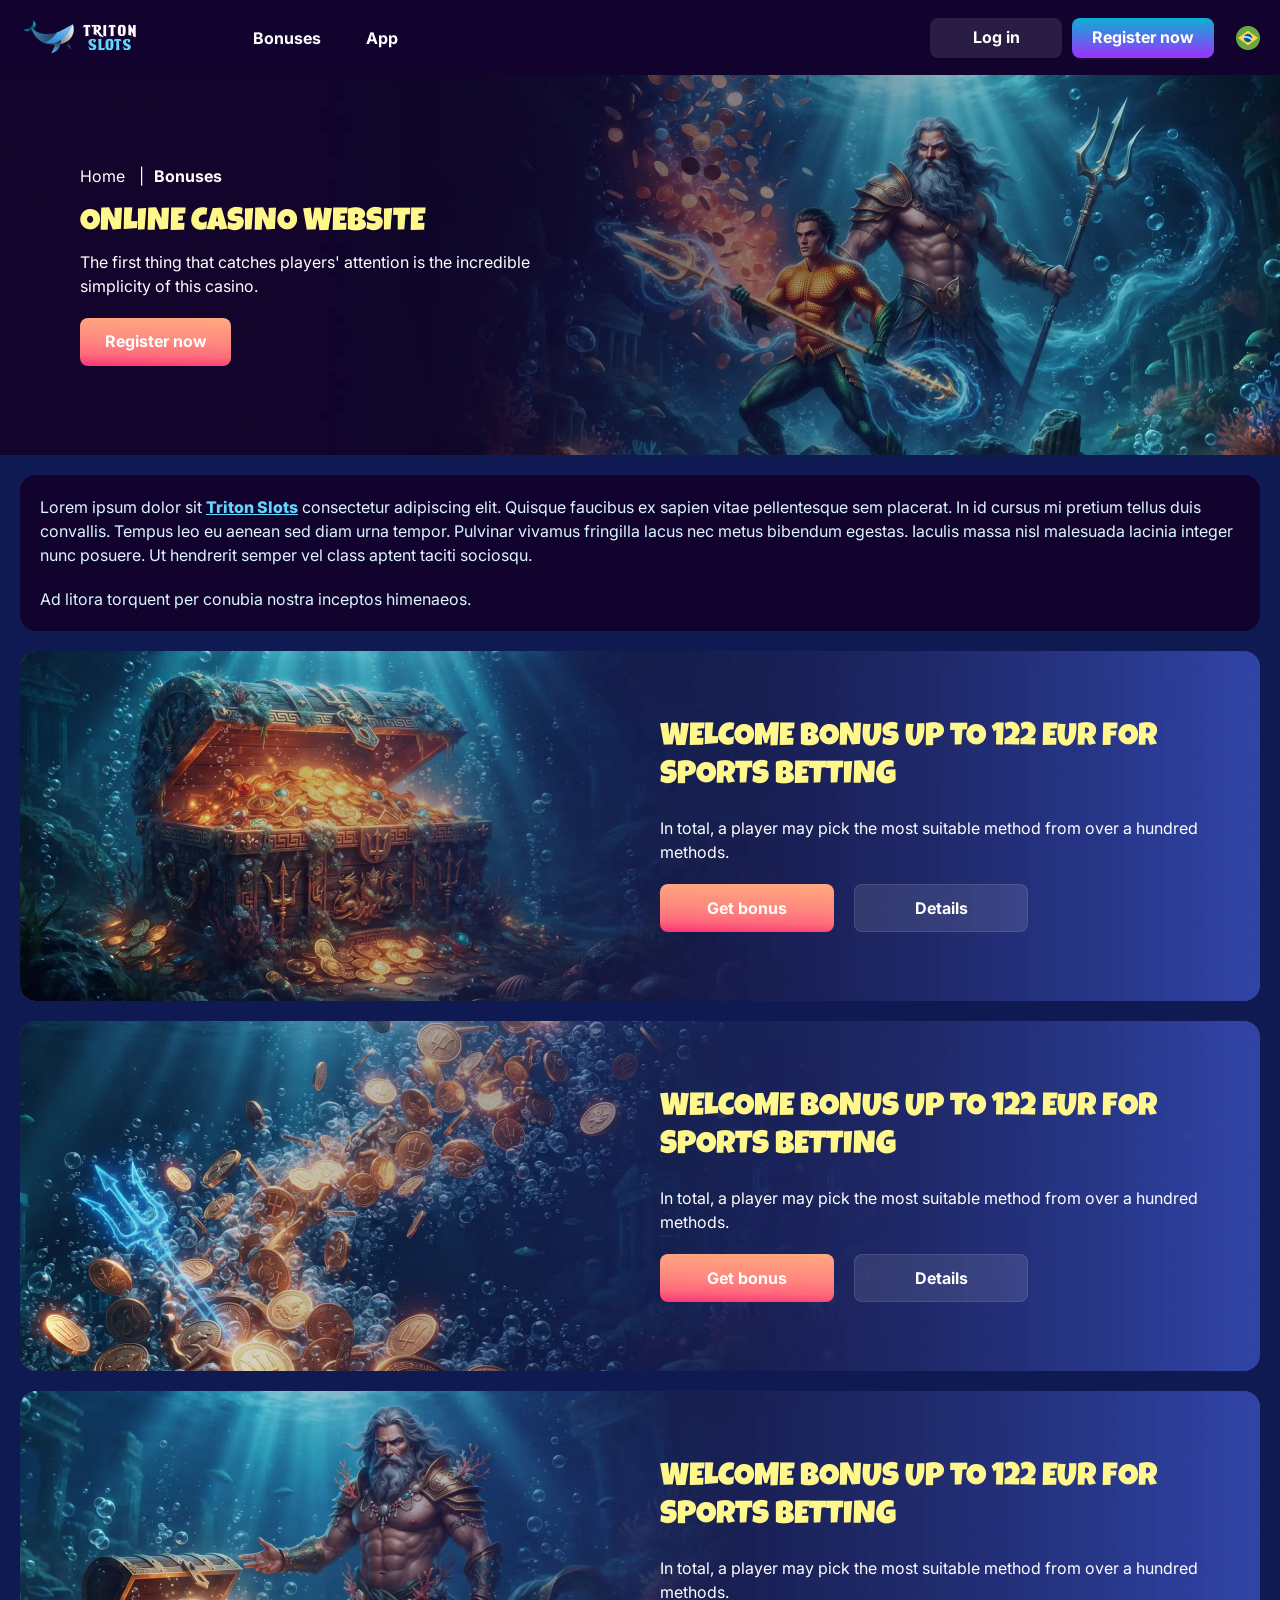
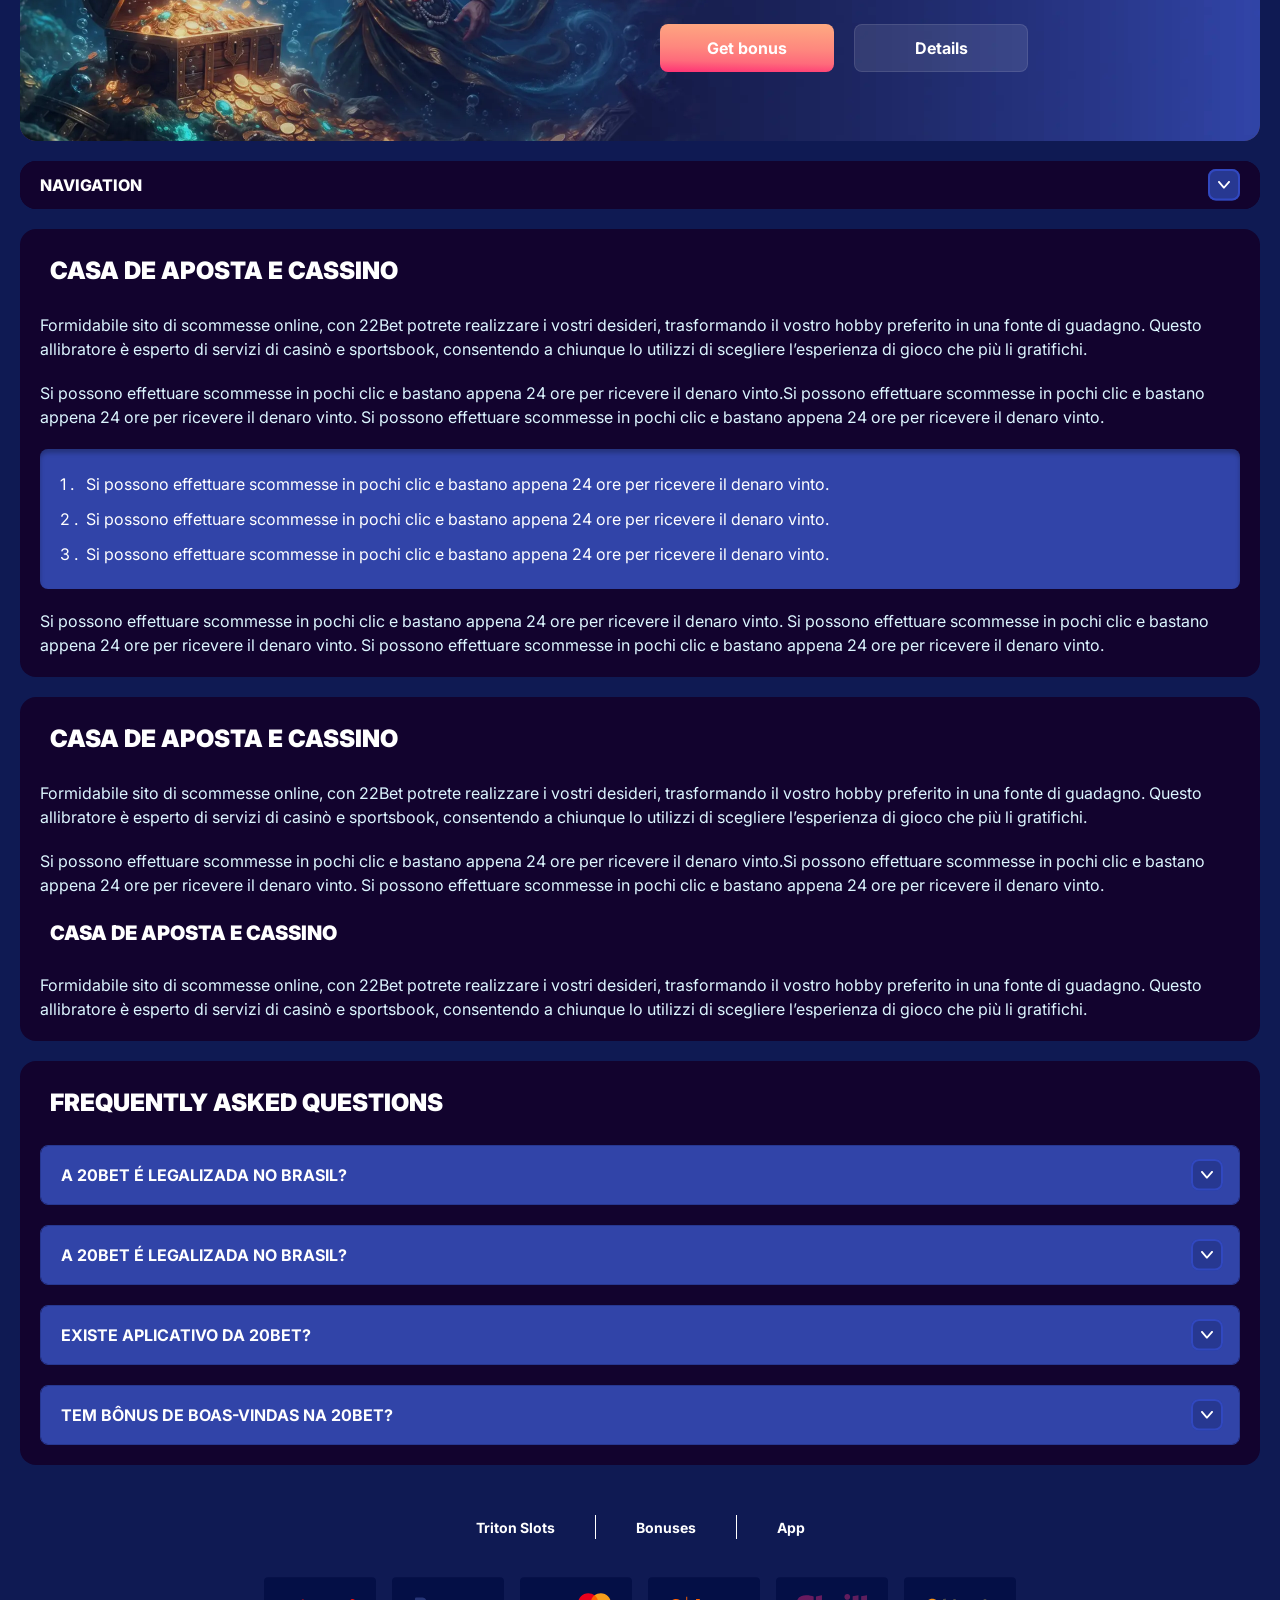
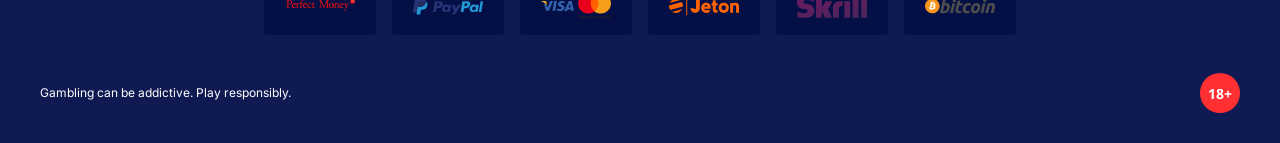
<file: bonus.html>
<!DOCTYPE html>
<html lang="br">
  <head>
    <meta charset="UTF-8" />
   
    <meta name="viewport" content="width=device-width, initial-scale=1.0" />
    <title>Triton Slots</title>
    <meta name="description" content />
    <meta property="og:site_name" content />
    <meta property="og:title" content />
    <meta property="og:type" content="website" />
    <meta property="og:url" content />
    <meta property="og:image" content />
    <meta property="og:image:alt" content />
    <meta property="og:locale" content="br" />
    <meta property="og:description" content />
    <link rel="preconnect" href="https://fonts.googleapis.com" />
    <link rel="preconnect" href="https://fonts.gstatic.com" crossorigin="anonymous" />
  <link href="https://fonts.googleapis.com/css2?family=Inter:ital,wght@0,100..900;1,100..900&display=swap" rel="stylesheet">
 <link href="https://fonts.googleapis.com/css2?family=Luckiest+Guy:wght@400&display=swap" rel="stylesheet">
 
    <link rel="stylesheet" href="./css/reset.css" />
    <link rel="stylesheet" href="./css/main.css" />
    <link rel="stylesheet" href="./css/media.css"/>
    <link rel="icon" href="./images/Group.png" type="image/x-icon"/>
    <script
    src="https://code.jquery.com/jquery-3.6.1.min.js"
    integrity="sha256-o88AwQnZB+VDvE9tvIXrMQaPlFFSUTR+nldQm1LuPXQ="
    crossorigin="anonymous"
  ></script>
  </head>
  <body>
  <header class="header">
      <section class="content header__content">
        <a href="./index.html" class="logo header__logo"
          ><img src="./images/logo.png" alt="logo" title
        /></a>
        <button class="header__btn-menu" >
          <svg width="16px" height="16px" viewBox="0 0 16 16" xmlns="http://www.w3.org/2000/svg">
              <rect y="0" width="16" height="3" rx="1.5"></rect>
              <rect y="6.5" width="16" height="3" rx="1.5"></rect>
              <rect y="13" width="16" height="3" rx="1.5"></rect>
            </svg>
        </button>

          <nav class="menu header__menu">
        <ul class="header__menu-list">
                
              <li class="" >
            
                <a href="./bonus.html" >
                <span>Bonuses</span>
              </a>
            
              </a>
            </li>
              <li>
                <a href="./app.html">
                 App
                </a>
              </li>
              
             
            </ul>
            <div class="header__button header__button-menu " >
              <a href="#" class="button  button__login-menu">Log in</a>
              <a href="#" class="button button__menu">Register now</a>
            </div>
           
          </nav>
            <a href="#" class="button button__login">Log in</a>
            <a href="#" class="button button__singup">Register now</a>
            <!-- <div id="clock" class="header__time">00:00</div> -->
            <a href="#" class="header__flag">
                <span><img src="./images/flag.png" alt="flag" title /></span>
               
              </a>
      </section>
    </header>
     <main class="main home main-page">
        <section class=" hero hero__page">
           
            <div class="background ">
              <img src="./images/bonus/bg-bonus.webp" alt="hero" title />
              
            </div>
            <div class="hero__wrapper hero__wrapper-page">
              <div class="hero__data hero__data-bonus">
                <ul
                class="breadcrumbs "
                
              >
                <li
                  
                >
                  <a href="/" >
                    <span >Home</span></a
                  >
                 
                </li>
                <li
                  
                >
                  <a href="#" > <span >Bonuses</span></a>
                 
                </li>
              </ul>
                <h1 class="title general hero__title">
                  Online Casino Website
                </h1>
                 <p class="hero__text">The first thing that catches players' attention is the incredible simplicity of this casino.</p>
               
                <a href="#" class="button  hero__button ">Register now</a>
               
              </div>
             
            </div>
          </section>
      <section class="main__wrap main__wrap-page">
       
       <section class="content__wrapper content__wrapper-page">
        <section class="content article">
            <p>
             Lorem ipsum dolor sit <a href="#">Triton Slots</a> consectetur adipiscing elit. Quisque faucibus ex sapien vitae pellentesque sem placerat. In id cursus mi pretium tellus duis convallis. Tempus leo eu aenean sed diam urna tempor. Pulvinar vivamus fringilla lacus nec metus bibendum egestas. Iaculis massa nisl malesuada lacinia integer nunc posuere. Ut hendrerit semper vel class aptent taciti sociosqu.
            </p>
            <p>
             Ad litora torquent per conubia nostra inceptos himenaeos.
            </p>
          </section>
        
          <section class="content bonuses">
            <ul class="bonuses__list">
               <li class="  bonuses__item">
                 
                 <div class="images__wrap">
                   <div class="background bonuses__img">
                     <img src="./images/bonus/banner-bonus1.webp" alt="" title="">
                  </div>
                  <div class="bonuses__desc">
                     <div class="wrap">
                        
                        <h2 class="title high bonuses__title">WELCOME BONUS UP TO 122 EUR 
FOR SPORTS BETTING</h2>
                        <div class="bonuses__text">
                           <p>In total, a player may pick the most suitable method from over a hundred methods. </p>
                          </div>
                        
                     </div>
                     <div class="bonuses__buttons">
                      <a href="#" class="button bonuses__button">Get  bonus</a>
                       <a href="#" class="button bonuses__button">Details</a>
                      
                   </div>
                  </div>
                 </div>
                  
               </li>
               <li class="bonuses__item">
                 <div class="images__wrap">
                  <div class="background bonuses__img">
                     <img src="./images/bonus/banner-bonus2.webp" alt="" title="">
                  </div>
                    <div class="bonuses__desc">
                     <div class="wrap">
                        
                        <h2 class="title high bonuses__title">WELCOME BONUS UP TO 122 EUR 
FOR SPORTS BETTING</h2>
                        <div class="bonuses__text">
                           <p>In total, a player may pick the most suitable method from over a hundred methods. </p>
                          </div>
                        
                     </div>
                     <div class="bonuses__buttons">
                      <a href="#" class="button bonuses__button">Get  bonus</a>
                       <a href="#" class="button bonuses__button">Details</a>
                      
                   </div>
                  </div>
                 </div>
               </li>
               <li class="bonuses__item">
                <div class="images__wrap">
                  <div class="background bonuses__img">
                     <img src="./images/bonus/banner-bonus3.webp" alt="" title="">
                  </div>
                     <div class="bonuses__desc">
                     <div class="wrap">
                        
                        <h2 class="title high bonuses__title">WELCOME BONUS UP TO 122 EUR 
FOR SPORTS BETTING</h2>
                        <div class="bonuses__text">
                           <p>In total, a player may pick the most suitable method from over a hundred methods. </p>
                          </div>
                        
                     </div>
                     <div class="bonuses__buttons">
                      <a href="#" class="button bonuses__button">Get  bonus</a>
                       <a href="#" class="button bonuses__button">Details</a>
                      
                   </div>
                  </div>
                </div>
               </li>
          
            </ul>
         </section>
            <section class="content menu-review__content">
              

            
                <div class="menu__review-desk menu__review-content">Navigation</div>
                <ul class="menu__review menu__review-list">
                  <li><a href="#">Lorem ipsum dolor sit</a></li>
                    <li><a href="#">Amet consectetur adipiscing</a></li>
                      <li><a href="#">Quisque faucibus ex sapien vitae</a></li>
                        <li><a href="#">Ut hendrerit sempero</a></li>
                          <li><a href="#">Pulvinar vivamus fringilla</a></li>
                           <li><a href="#">Ad litora torquent per conubia</a></li>
                         
                          
                </ul>
             
          
          </section>
         
         <section class="content article">
            <h2 class="title high article__title">Casa de Aposta e Cassino</h2>
            
            <p>
             Formidabile sito di scommesse online, con 22Bet potrete realizzare i vostri desideri, trasformando il vostro hobby preferito in una fonte di guadagno. Questo allibratore è esperto di servizi di casinò e sportsbook, consentendo a chiunque lo utilizzi di scegliere l’esperienza di gioco che più li gratifichi.
            </p>
            <p>
             Si possono effettuare scommesse in pochi clic e bastano appena 24 ore per ricevere il denaro vinto.Si possono effettuare scommesse in pochi clic e bastano appena 24 ore per ricevere il denaro vinto. Si possono effettuare scommesse in pochi clic e bastano appena 24 ore per ricevere il denaro vinto.
            </p>
           <ol>
              <li>Si possono effettuare scommesse in pochi clic e bastano appena 24 ore per ricevere il denaro vinto.</li>
              <li>Si possono effettuare scommesse in pochi clic e bastano appena 24 ore per ricevere il denaro vinto.</li>
              <li>Si possono effettuare scommesse in pochi clic e bastano appena 24 ore per ricevere il denaro vinto.</li>
            </ol>
            <p>Si possono effettuare scommesse in pochi clic e bastano appena 24 ore per ricevere il denaro vinto. Si possono effettuare scommesse in pochi clic e bastano appena 24 ore per ricevere il denaro vinto. Si possono effettuare scommesse in pochi clic e bastano appena 24 ore per ricevere il denaro vinto.</p>
          </section>
           <section class="content article">
            <h2 class="title high article__title">Casa de Aposta e Cassino</h2>
            
            <p>
             Formidabile sito di scommesse online, con 22Bet potrete realizzare i vostri desideri, trasformando il vostro hobby preferito in una fonte di guadagno. Questo allibratore è esperto di servizi di casinò e sportsbook, consentendo a chiunque lo utilizzi di scegliere l’esperienza di gioco che più li gratifichi.
            </p>
            <p>
             Si possono effettuare scommesse in pochi clic e bastano appena 24 ore per ricevere il denaro vinto.Si possono effettuare scommesse in pochi clic e bastano appena 24 ore per ricevere il denaro vinto. Si possono effettuare scommesse in pochi clic e bastano appena 24 ore per ricevere il denaro vinto.
            </p>
          
            <h3>Casa de Aposta e Cassino</h3>
            <p>Formidabile sito di scommesse online, con 22Bet potrete realizzare i vostri desideri, trasformando il vostro hobby preferito in una fonte di guadagno. Questo allibratore è esperto di servizi di casinò e sportsbook, consentendo a chiunque lo utilizzi di scegliere l’esperienza di gioco che più li gratifichi.</p>
          </section>
        
           <section class="content faq">
            <h2 class="title high faq__title">Frequently Asked Questions</h2>
            <ul class="faq__list " >
              <li class="faq__item"  >
                <h3 class="title medium faq__subtitle js-button-expander js-button-expander--faq"  >A 20Bet é legalizada no Brasil?
                 </h3>
                <div  class="faq__answer js-expand-content js-expand-content--faq" >
                  <p  >
                    Sim, a casa de apostas tem licença emitida por Curaçao, que é reconhecida no Brasil e a permite atuar por aqui.
                  </p>
                </div>
              </li>
              <li class="faq__item"  >
                <h3 class="title medium faq__subtitle js-button-expander js-button-expander--faq"  >A 20Bet é legalizada no Brasil?</h3>
                <div class="faq__answer js-expand-content js-expand-content--faq" >
                  <p  >
                    Sim, a casa de apostas tem licença emitida por Curaçao, que é reconhecida no Brasil e a permite atuar por aqui.
                  </p>
                </div>
              </li> 
              <li class="faq__item"  >
                <h3 class="title medium faq__subtitle js-button-expander js-button-expander--faq"  >Existe aplicativo da 20Bet?</h3>
                <div class="faq__answer js-expand-content js-expand-content--faq" >
                  <p  >
                   Sim, disponível para sistemas operacionais iOS e Android.
                  </p>
                </div>
              </li> 
              <li class="faq__item"  >
                <h3 class="title medium faq__subtitle js-button-expander js-button-expander--faq"  >Tem bônus de boas-vindas na 20Bet?</h3>
                <div class="faq__answer js-expand-content js-expand-content--faq" >
                  <p  >
                   O pacote especial para novos usuários da 20Bet paga 100% sobre o primeiro depósito, com limite de 600 BRL.
                  </p>
                </div>
              </li> 
             
            </ul>
          </section>
          
        </section> 
        
       
        <div class=""  onclick="scrollToTop()">
          <button class="main__arrow" id="scrollToTopBtn"></button>
        </div> 
      </section>
    </main> 
     <footer class=" footer ">
      <section class="content footer__content">
        <ul class="footer__menu">
         <li><a href="/">Triton Slots</a></li>
         <li><a href="./bonus.html">bonuses</a></li>
         <li><a href="./app.html">app</a></li>
         
        </ul>
       
          <ul class="footer__cards-list">
           
            <li>
              <a href="#"
                ><img src="./images/footer-img1.svg" alt="card" title
              /></a>
            </li>
           <li>
              <a href="#"
                ><img src="./images/footer-img2.svg" alt="card" title
              /></a>
            </li> <li>
              <a href="#"
                ><img src="./images/footer-img3.svg" alt="card" title
              /></a>
            </li> <li>
              <a href="#"
                ><img src="./images/footer-img4.svg" alt="card" title
              /></a>
            </li> <li>
              <a href="#"
                ><img src="./images/footer-img5.svg" alt="card" title
              /></a>
            </li> <li>
              <a href="#"
                ><img src="./images/footer-img6.svg" alt="card" title
              /></a>
            </li>
          </ul>
       
        <div class="footer__wrapp">
          <div class="footer__text">
           
            <p>Gambling can be addictive. Play responsibly. 
</p>
           
          </div>
          <div class="footer__age">
            <img src="./images/age.svg" alt="age" title />
          </div>
        </div>
      
      </section>
    </footer>
    
    <script src="./js/sidebar.js" defer></script>
    <script src="./js/expander.js" defer></script>
    <script src="./js/mobile-menu.js" defer></script>
    <!-- <script src="./js/clock.js" defer></script> -->
     <script src="./js/arrowUp.js" defer></script>
  </body>
</html>
</file>
<file: css/main.css>
html{
    -webkit-text-size-adjust: 100%;
    scroll-behavior: smooth;
      overflow-x: hidden;
  }
  
  body {
      display: block;
      position: relative;
      width: 100%;
    background:#0F1A53;
 font-family: 'Inter', sans-serif;
      font-size: 16px;
      font-weight: 400;
      line-height: 150%;
      text-align: left;
      color:#DCF6FF;
      overflow-x: hidden;
    }
  

    
    .content {
      display: block;
      position: relative;
      width: 100%;
      max-width: 1020px;
      max-width: 100%;
      /* overflow: hidden; */
      border-radius: 16px;
 background:#12032E;

      padding: 20px;
      margin: 0 auto 20px auto;
    }
    
    h1,
    h2,
    h3,
    h4,
    .title {
      display: block;
      position: relative;
      font-size: 32px;
      font-weight: 400;
      line-height: 100%;
      text-align: center;
      color: #FFF78C;
      
    }
    
    h1,
    .title.general {
      text-transform: uppercase;
      
      font-family: 'Luckiest Guy', sans-serif;
    }
    
    h2,
    .title.high {
      display: flex;
      align-items: center;
      justify-content: flex-start;
      font-weight: 900;
      font-size: 24px;
      text-align: left;
      line-height: 100%;
      text-transform: uppercase;
      color: #FFFFFF;
   
padding: 10px;
    }




    h3,
    title.medium {
      font-weight: 900;
      font-size: 20px;
      line-height: 100%;
      text-align: left;
      
      text-transform: uppercase;
    color: #Ffffff;
   
 
padding: 10px;
    }
    
    article > *,
    .article > *,
    .desk > * {
      margin-top: 20px;
    }
    
    article > *:first-child,
    .article > *:first-child,
    .desk > *:first-child {
      margin-top: 0 !important;
    }
    
    article > h2,
    .article > h2,
    .desk > h2 {
      margin-top: 32px;
    }
    
    article > h3,
    .article > h3,
    .desk > h3 {
      margin-top: 16px;
    }
    
    .button {
      
      position: relative;
    display: inline-block;
      min-width: 151px;
      height:48px;
      width: fit-content;
 background: linear-gradient(181.42deg, #FEC183 1.1%, #FEA981 1.16%, #FE877E 50.77%, #FE6B7B 77.06%, #FF1572 111.95%);

      overflow: hidden;
      font-size: 16px;
      font-weight: 700;
      line-height: 120%;
      text-align: center;
      align-items: center;
      justify-content: center;
      text-decoration: none;
      text-transform: none;
      color: #ffffff;
      white-space: nowrap;
      cursor: pointer;
      padding: 10px 20px;
      margin: 0 auto;
   border-radius: 8px;
      transition: all 0.5s;
    }
    
    .button:hover {
     transform: scale(1.1);
    }
    
    
    .header,
    .main ,.footer {
      display: flex;
      position: relative;
      justify-content: space-between;
      align-items: center;
     
      max-width: 1600px;
      max-width: 100%;
      
      margin: 0 auto;
    }
    
    .background{
      display: block;
      position: absolute;
      bottom: 0;left: 0;
      height: 100%;
      width: 100%;
      overflow: hidden;
    }
    
    .background img{
      position: relative;
      width: 100%;height: 100%;object-fit: cover;
      object-position: center top;
      
    }

    .background-page img{
      border-radius: 0;
    }
    
    .images img{
      border-radius: 4px;
      width: 100%;
      height: 100%;
      overflow: hidden;
      display: block;
      
    }

    .faq {
      overflow-anchor: none;
    }
    
    /* -------------------HEADER---------------- */
    .header {
      position: fixed;
      top: 0;
      left: 0;
      right: 0;
      width: 100%;
      z-index: 100;
   background: #12032E;

    }
    
    .header__content {
      position: relative;
      display: flex;
      flex-direction: row;
      align-items: center;
      justify-content: space-between;
      max-width: 1440px;
      max-height: 75px;
      border-radius: 0;
 background: #12032E;

      box-shadow: none;
border: none;
      padding: 15px 90px;
      margin: 0 auto;
    }
    
    .logo {
      display: block;
      position: relative;
      flex: 0 0 116px;
      margin-right: 97px;
    }
    
    .logo img {
      display: block;
      position: relative;
      width: auto;
      max-height: 47px;
    }
    
    .logo:hover{
      transform: scale(1.1);
    }
    .header__menu {
      display: flex;
      white-space: nowrap;
      max-height: calc(100vh - 70px);
       scrollbar-width: none; 
  -ms-overflow-style: none; 
  
    }
    .header__menu::-webkit-scrollbar {
  display: none; 
}
    
    
    .header__menu-list {
      display: flex;
      justify-content: center;
      align-items: center;
      white-space: nowrap;
      flex: 1 1 auto;
    gap: 5px;
      border-radius: 8px;
     


    }
    .header__menu-list li {
      display: block;
    
    }
    
    .header__menu-list li a {
      display: inline-flex;
      position: relative;
      align-items: center;
      font-weight: 700;
      font-size: 16px;
      line-height: 100%;
      text-transform: capitalize;
      color:#FFFFFF;
      transition: all 0.5s;
       padding:  23px 20px;
    }

   

    .header__menu-list li:hover a {
     text-decoration: underline;
      
    }
    
    .menu a{
      display: none;
    }
    
  
    span {
      display: inline-block;
    }
    
    .header__menu-list a img,
    .header__flag img {
      width: 24px;
      height: 24px;
      vertical-align: middle;
    }
    
   
    .header__flag span:first-child {
      flex: 0 1 24px;
     
      
    }

    .header__menu-wrap {
    display: none;
    display: block;
    position: absolute;
    left: 0;
    top: 60px;
    min-width: 120px;
    height: auto;
    background: #16656D;
box-shadow: 0px 4px 4px 0px #00000040;

    border-radius:0 0 12px 12px;
    padding: 8px 16px;
    z-index: 100;
    overflow-y: hidden;
}

.header__menu-wrap ul{
  display: flex;
  flex-direction: column;
  gap: 8px;
}
.header__menu-wrap ul li{
  padding: 0;
}

.header__menu-wrap ul li:hover{
  background: none;
  
}


.header__menu-list .header__menu-item {
    display: none;
}

.header__menu-list li:first-child .header__menu-item {
    padding-left: 0;
}


.header__menu-list > li {
  position: relative;
}



.header__menu-list li .header__menu-wrap ul li a{
  color:#FFFFFF !important;
  padding-right: 12px;
}

.header__menu-list li .header__menu-wrap ul li a:hover{
text-decoration: underline !important;
}

.header__menu-list li .header__menu-wrap ul li a::after{
  display: none;
}

.header__menu-wrap.js-expand-content.expanded {
  height: auto;
}


li.active .header__menu-wrap{
display: flex;
  gap: 8px;
}
    .header__flag {
      display: flex
;gap: 9px;
font-weight: 700;
    align-items: center;
      margin-left: 22px;
      color:#ffffff;
      text-transform: uppercase;
    }

  

     .button__login:hover{
    background: linear-gradient(0deg, #9F2FFF 0%, #0BB1D3 100%);

transform: none;

     }

    .button__login{
      background: #FFFFFF1A;

      height: 40px;
        min-width: 132px;
    
        padding: 10px 20px;
        margin: 0 10px 0 auto;
       
    }
    

    
 .button__singup{
 
  min-width: 125px;
  padding: 10px 20px;
 background: linear-gradient(0deg, #9F2FFF 0%, #0BB1D3 100%);

height: 40px;

    margin: 0;
 }

 .button__singup:hover{
   

    color: #ffffff;
    background: #FFFFFF1A;

    transform: none;
 }
    .header__time{
        color:#FFFFFF;
        position: relative;
        padding-left: 28px;
        margin-left: 24px;
    }

    .header__time::before{
      content: '';
      display: block;position: absolute;
      top: 50%;
      transform: translateY(-50%);
      width: 18px;height: 18px;
      left: 1px;
      background: url('../images/clock.svg') no-repeat center center / contain;
    }

 
    .header__btn-menu{
      display: block;
      flex: 0 1 auto;
      min-width: 0;
      border:1px solid #ffffff; 
      border-radius: 10px;
        background: #12032E;
      padding: 12px;
      margin-left: 12px;
      order: 3;
     
      
    }
    
    
    svg {
      position: relative;
      fill: #ffffff;
      line-height: 1;
      vertical-align: 1;
    }
    
     
    
     
    
    
    /* ------------------ MAIN------------- */
    .main.home{
      display: flex;
      
     
    }
    
    .main__wrap {
      display: flex;
      position: relative;
     
      flex: 1 1 100%;
      justify-content: center;
      align-items: stretch;
      max-width: 1300px;
      padding: 20px 30px;
     
      margin: 0 auto;
    }
    
    
    
   
    .menu__review-content::after {
      content: "";
      position: absolute;
      right: 20px;
      top:50%;
      transform: translateY(-50%);
      width: 32px;
      height: 32px;
     background: url('../images/sidebar-arrowDown.svg') no-repeat center center / contain;
      transition:  all 0.5s;
    }

   
    
   
    
    .menu__review-content.active::after {
      
      transform: translateY(-50%) rotate(180deg);
    }
    
    .menu-review__content{
     
      padding: 0px;
      margin-bottom: 20px;
      overflow: hidden;

      border-radius: 16px;
      
    }
  
    .menu__review-content{
      position: relative;
      padding:12px 60px 12px 20px;
      color: #Ffffff;
      font-weight: 800;
      text-transform: uppercase;
 
background:#12032E;

    }
  
.bonuses__desc::after{
background: linear-gradient(180deg, rgba(0, 234, 206, 0) 14.75%, rgba(0, 234, 206, 0.7) 100%);


}

    
    .menu__review-content.active{
      border-bottom-left-radius: 0;
      border-bottom-right-radius: 0;
    }
    
    .menu__review li a {
   color: #Ffffff;
      position: relative;
      display: flex;
    }
  
    .menu__review li:hover a{
      text-decoration: underline;
    }


     
    .menu__review.active{
      display: block;
     
      border-radius: 0 ;
    }
    .menu__review-list{
      padding: 0;
    }
    .menu__review-list li{
      padding: 8px 16px;
      transition: all 0.5s
    }
    .content__wrapper {
      
    
      flex: 0 1 100% ;
    }
.menu__review-list li{
border-bottom: 1px solid #DC454333;
}
    
  
      
    /* -----------hero ----------- */
    .content__wrapper{
      position: relative;
       
     
    
    }
    
    .hero{
      padding: 0;
      min-height: 380px;
      display: flex;
      background:none;
  
      align-items: center;
      padding: 24px 24px 24px 0;
  }
    
    .hero__wrapper {
     
      display: flex;
      align-items: center;
     
    }
    
  
    .hero__data{
    display: block;
      position: relative;
        max-width: 560px;
      padding: 12px; 
    }
    
    .hero__title{
      margin-bottom: 10px;
      text-align: start;
     
    }
  
    .hero__data p{
      color:#ffffff;
      
      text-transform: none;
      margin-bottom: 20px;
    }
    
    
    .hero__rating {
      display: flex;
      font-weight: 700;
      align-items: center;
      text-transform: uppercase;
      color:#ffffff;
      margin-bottom: 20px;
    }
    
    .hero__rating p{
       text-transform: uppercase;
     margin-right: 10px;
     margin-bottom: 0;
    
     
    }
    .hero__button{
      display: flex;
    margin-left: 0;
      
          
    }
    .hero__rating span{
      white-space: nowrap;
    }

    .hero__data  li:nth-child(1) span{
      font-weight: 400;
      padding-left: 0;
    }
  
    
    
   .hero__data .hero__span{
      font-weight: 400;
      font-size: 12px;line-height: 18px;
      color:#ffffff;
    }
    
    
    
 


/* ------------features------ */
 
.features__wrap {
  display: flex;
  gap:20px;
}
.features__list,
.features__table {
 
  
  border-radius: 12px;
  

}

.features__title{
  margin-bottom: 16px;

}

.features__list li {
  display: flex;
  gap: 8px;
  position: relative;
   padding: 8px 16px ;
}

.features{
  padding: 0;border: none;
  background: none;
      box-shadow:none;
}


.features__table tr,.features__list li{
background: #1B1B1B;

border-radius: 12px;
  color:#ffffff;
}


.features__table {
border-collapse: separate;
display: flex;
width: 100%;
gap: 20px;
}

.features__table tbody{
  width: 100%;display: grid;
  grid-template-columns: repeat(3,1fr);
  gap: 20px;
 
}

.features__table tr {
  font-weight: 700;
  display: flex;
  flex-direction: column;
  align-items: center;
  text-align: left;
gap: 9px;
 background:#12032E;
color: #ffffff;

padding: 15px;
 overflow: hidden;
border-radius: 16px;

}

.features__table tr td:last-child{
  font-weight: 400;
  padding-left: 0;
padding: 8px 16px;
border-radius: 8px;
background: #3144A8;
box-shadow: 0px 4px 4px 0px #00000040 inset;

}

.features__table tr td:first-child{
width: 100%;
display: flex;
height: 100%;
align-items: center;
gap: 12px;

  font-weight: 700;
  text-transform: none;
  color: #62D6FF;
 padding: 8px 16px;
}
.features__table tr td:first-child img{
  width: 21px;height: auto;
  display: block;
}

.features__table td {
  width: 100%;
}

/* -------------banner---------------- */

.banner {
  display: flex;
  align-items: center;
  justify-content:flex-end;
  overflow: hidden;
  width: 100%;
 
  min-height: 380px;
  padding:  20px 60px 20px 20px;
  background: transparent;
    border-radius: 0px;
    margin-bottom: 20px;

  
}

.banner__info {
  display: flex;
 
  flex-direction: column;
  align-items: flex-end;
  position: relative;
  max-width: 468px;

border-radius: 5px;
  text-align: right;
 
  padding: 20px;
}

.banner .banner__title-main {
  flex-direction: column;
  align-items:center;
  width: auto;
  justify-content: flex-end;
  font-weight: 400;
  line-height: 120%;
  font-size: 36px;
  padding: 0;
  box-shadow: none;
  color: #FFF78C;
  font-family: 'Luckiest Guy', sans-serif;
  text-align: right;
  text-transform: uppercase;
  margin-bottom: 2.5px;
  padding-left: 0;
  padding-right: 0;
  border: none;
  background: none;
}

.banner .banner__title::after,.banner .banner__title-main::before, .banner .banner__title-main::after {
  display: none;
  
}

.banner__subtitle{
  position: relative;
  color: #FFFFFF;
  font-size: 24px;
  line-height: 150%;
  font-weight: 700;
  text-align: right;
  text-transform: uppercase;
  
  margin-bottom: 30px;
  
}



.banner__button {
display: flex;
 margin-left:auto;
 margin-right:0;
 min-width: 160px;
 height: 39px;
}

.banner__button:hover{
  transform: scale(1.1);
}


.banner-page{
  max-width: 100%;
  justify-content: flex-start;
  min-height: 380px;
  padding-left: 150px;
}


   
        /* ----------------review------------- */
    
      
        .article {
          display: flex;
          flex-direction: column;
        }
        .article ul li{
          position: relative;
          padding-left: 28px;
         
   
        }
        .article ul ,.article ol{
         background:  #3144A8;

          box-shadow: 0px 4px 4px 0px #00000040 inset;
border-radius: 8px;
padding: 20px;
        }
    
        .article ul li + li,.article ol li + li{
          margin-top: 5px;
        }
       .article ul li ,.article ol li{
  
color:#Ffffff;
      
    
padding: 3px 3px 3px 20px;

       }
    
        .article ul li::before{
          content:'';
          position: absolute;
          left:0px;
          top: 9px;
          top:50%; 
          transform: translateY(-50%); 
         width: 4px;height: 4px;
         border-radius: 50%;
background:#Ffffff;

        }

        

        .article-page ul li::before{

          background:#054146;
        }


        .article  .button{
          display: flex;
          margin: 20px auto 0 auto;
     
        }

      
  
    

        .article a:not(.button){
           color:#62D6FF; 
           text-decoration: underline;
            font-weight: 800;
            
        }
        .article a:not(.button):hover{
 color:#03C35A;
        }


           /* для нумерованного списка */

.article ol ,.faq{
  
  counter-reset: ol;
  position: relative;
  
}

.article ol li,.faq__subtitle{
  display: flex;
 align-content: center;
  counter-increment: ol; 
  position: relative; 
 
 flex-wrap: wrap;
padding: 3px 3px 3px 26px;}

.article ol li::before
/* .faq__subtitle::before */
 {
  content: counter(ol) " . "; 
  display: inline-block;
  position: absolute;
  font: inherit;
  font-weight: 400;
  font-size: 16px;
  line-height: 150%;
  
  color: #Ffffff;
  
  left: 0px;
 
          display: flex;
        justify-content: center;
          align-items: center;

}

/* .faq__subtitle::before{
  content: '';
  position: absolute;
  left: 20px;
  top: 50%;
  transform: translateY(-50%);
 background:url('../images/decor-faq.svg') no-repeat center center / contain;
 width: 30px;
 height: 12px;
} */

    
     
     
    /* ----------faq----------------------- */
    
    .faq__subtitle {
      position: relative;
      font-weight: 700;
      font-size: 16px;
      line-height:28px;
      text-align: left;
      color: #ffffff;
background:  #3144A8;
border: none;

      text-transform: uppercase;
      cursor: pointer;
      padding: 15px 60px 15px 20px;
    }
    
      
    
  
    .faq__title{
      margin-bottom: 20px;
    }
    
    .faq__subtitle::after {
      content: "";
      display: block;
      position: absolute;
      top: 50%;
      transform: translateY(-50%);
      right: 16px;
      width: 32px;
      height: 32px;
      background: url('../images/sidebar-arrowDown.svg') no-repeat center center / contain;
      transition: transform 0.3s ease-in-out;
      
    }
    
    .faq__subtitle.active::after {
      
      transform: translateY(-50%) rotate(180deg); 
    }
    
    .faq__item{
      overflow: hidden;
      position: relative;
   border: 1px solid #273891;
   border-radius: 8px;
    }
    
    .faq__item + .faq__item{
      margin-top: 20px;
    }
    .faq__subtitle.active {
   
   border-bottom:none
    }
    
    .faq__answer {
      position: relative;
   
background:transparent;

      color: #ffffff;
      border-radius: 0 0 8px 8px ;
           padding:  12px 16px;
  margin-top: 5px;
       border-top:none ;
    }
    
    .js-expand-content {
      display: none;
      overflow: hidden;
    }
    
    .js-expand-content.expanded {
      height: 100%;
    }
    
    
    /* ---------main__arrow------ */
    .main__arrow {
      display: block;
      position: fixed;
      width: 50px;
      height: 50px;
      right: 20px;
      bottom: 20px;
      background: transparent;

      background: url('../images/ArrowUp.svg') no-repeat center center / contain;
      z-index: 100;
  
  }

  .content:last-child{
    margin-bottom: 0;
  }
    
    /* ------------footer----------------- */
    .footer{
       display: flex;
      position: relative;
 

      
    }
    
    .footer__content{
      display: flex
;
    flex-direction: column;
    align-items: center;
      gap:32px;
      max-width: 1240px;
      padding: 30px 20px;
      /* padding: 30px 10px 10px 30px; */
      background: transparent;
      box-shadow: none;
      margin-bottom: 0;
      border: none;
      
    }
    .footer__menu{
      display: flex;
      justify-content:center;
      gap: 40px;
      flex-wrap: wrap;
    }
    
   .footer__menu li:not(:last-child){
    padding-right: 40px;
    border-right: 1px solid #FFFFFF;

   }

    .footer__menu li a{
      font-weight: 700;text-transform:capitalize;
      font-size: 14px;line-height: 160%;
        position: relative;
        color:#ffffff;
        transition: all 0.5s;
    
    }

    .footer__menu li:hover a{
color: #FBA73B;
    }
    .footer__info{
        position: relative;
    }

    
    .footer__info a{
     
      color: inherit;
    
    } 
    
    .footer__cards-list {
      display: flex;
      flex-wrap: wrap;
      align-content: center;
      justify-content: center;
      align-items: center;
      gap:16px;
      
    }
    
    
    
    .footer__cards-list li img {
      width: 100%;
      
      height: auto;
      display: block;
    }

    .footer__cards-list li{
      transition:  all 0.5s;
    }
    .footer__cards-list li:hover{
      transform: scale(1.1);
    }
    
    .footer__text{
      text-align: center;
      /* margin-left: auto;
      margin-right: auto; */
      
    }
    
    .footer__text p{
      color: #ffffff;
      font-size: 12px;
      font-weight: 400;
      line-height: 22px;
    }
    
    .footer__text p + p {
      margin-top: 8px;
    }
    
    .footer__wrapp{
      display: flex;
      width: 100%;
      flex-direction: row;
      justify-content: space-between;
      gap: 80px;
      align-items: center;
      padding:0 90px;
    }
    
    
    
    .footer__age img{
     max-width: 40px;
     max-height: 40px;
     display: block;
    }
    
    .footer__information{
      display: flex;
      justify-content: center;
    }
    
    .footer__information li + li{
      margin-left: 24px;
    }

    .footer__copy{
color: #ffffff;
font-size: 14px;
line-height: 16.41px;
text-align: center;
    }
    
/* --------------bonus page------------- */


    .breadcrumbs {
      display: flex;
      text-align: center;
      margin-bottom: 20px;
      white-space: nowrap;
      flex-wrap: wrap;
    }
    
    .breadcrumbs li:not(:last-child) a {
      padding-left: 0;
    }
    
    .breadcrumbs li a {
      font-weight: 400;
      color: #ffffff;
      padding: 10px;
    }
    
    .breadcrumbs li:first-child a:hover {
      color: #EB5851;
    }
    
    .breadcrumbs li:last-child a {
      font-weight: 700;
      cursor: default;
    }
    
    .breadcrumbs > li:not(:last-child):after {
      content: "|";
      position: relative;
      color: #ffffff;
      
    }
    
    .main-page.home{
   
      padding-top:75px;
      display: block;
    }
    
    .main__wrap-page{
      justify-content: flex-start
    }
    
    .home .hero__page{
     
      position: relative;
        width: 100vw;
        display: flex
    ;
        justify-content: start;
        align-items: center;
        background: linear-gradient(to right, rgba(23, 25, 35, 0.8) 100%, rgba(23, 25, 35, 0.6) 40%, rgba(23, 25, 35, 0.2) 70%, rgba(23, 25, 35, 0.8) 80%);
        padding-top: 24px;
        padding-bottom: 24px;
        padding-left: calc(50% - 580px);
        padding-right: calc(50% - 580px);
       
    }

    .hero__data-page{
      max-width: 600px;
      padding: 32px;
    }
    
    .hero__data .hero__text-page{
      font-size: 15px;
      text-transform: none;
      margin-bottom: 32px;

    }

    
    
    .content__wrapper-page{
      top:0;
    }
    
    .content.bonuses {
      padding: 0;
      background: none;
       border: none;
       box-shadow: none;
    }
    
    .bonuses__list {
  
      gap: 20px;
      display: grid;
      grid-template-columns: repeat(1, 1fr);
   }

            
    
    .bonuses__item {
      display: flex;
      align-items: center;
      justify-content: center;
   position: relative;
      border-radius: 16px;
      padding: 0;
   background: #4F3C56;
min-height: 350px;
      overflow: hidden;
    }
    
    .bonuses__item > * {
      position: relative;
    }
    
    .bonuses__item + .bonuses__item {
      margin-top: 0;
    }
    
    .bonuses__item:before {
      display: none;
    }
    
    
    .bonuses__img img {
      display: block;
      width: 100%;
  height: 100%;
 object-fit: cover;

    }
    
    .bonuses__desc {
     position: relative;
    height: max-content;
text-align: left;
width: 50%;
max-width: 100%;
      border-radius: 4px;
     
      padding: 30px 40px;
   
    }
    
    .bonuses__desc .wrap {
     
      color: #ffffff;
   
      text-align: left;
    }

    .images__wrap{
      width: 100%;height: 100%;padding: 20px ;
     display: flex;justify-content: flex-end;
    align-items: center;
    }
    
    .bonuses__icon {
      background-color: #fff;
      width: 80px;
      height: 80px;
      border-radius: 50%;
      position: absolute;
      top: -40px;
      left: 0;
      right: 0;
      margin: auto;
     
      display: flex;
      
      align-items: center;
      
      justify-content: center;
    }
    
    .title.bonuses__title {
      flex-direction: column;
      color: #FFF78C;
      font-size: 32px;
      font-family: 'Luckiest Guy', sans-serif;
      line-height: 120%;
      font-weight: 400;
      border: none;
      background: none;
      padding-left: 0;
      padding: 0;
      box-shadow: none;
      position: relative;
    }
  .title.bonuses__title::after,.title.bonuses__title::before{
    display: none;
  }
    
    .bonuses__text {
      margin-top: 20px;
      color: #ffffff;
    }
    
    .bonuses__text p {
      margin-top: 0;
      color:#ffffff;
    }
    
    .bonuses__buttons {
     position: relative;
      display: flex;
     flex-wrap: wrap;
      justify-content: flex-start;
      gap: 20px;
      margin-top: 20px;
      z-index: 1;
    }
    
    .bonuses__button {
     display: flex;
      width: max-content;
      box-shadow: none;
      min-width: 174px;
      font-size: 16px;
      line-height: 120%;
      font-weight: 700;
      border-radius: 8px;
      padding: 10px 14px;
      /* width: calc(50% - 8px); */
      margin: 0;
   
    }
    
   
   .bonuses__button:last-child{
    background: #FFFFFF1A;
border: 1px solid #FFFFFF1A;
   }
    
    .hero__button-page{
      display: block;
    margin-top: 0;
    margin-left: 0;
    width: 185px;
    margin-right: auto;

    }

    .hero__button-page:hover{
      background:#2E9344;
    }
   
    

    /* --------------------app-page------------- */

    .hero__page-app{
      /* min-height: 650px; */
      height: auto;
    }

    .hero__img{
      
      z-index: 1;
      position: relative;
      
    }

    .hero__images-decor{
      position: absolute;
      bottom:-40px;right: 0;
     
      
    }
    .banner__app {
      display: flex;
      align-items: center;
      justify-content: center;
      min-height: 200px;
      border-radius: 16px;
      padding: 30px;
    }
    .banner__logo {
      max-width: 243px;
      flex: 0 0 243px;
      margin-right: 106px;
      margin-left: 106px;
      z-index: 3;
    }
    
    .banner__logo img {
      max-height: 91px;
    }
    
    .banner__content-app {
      display: flex;
      
      flex-direction: row;
      align-items: flex-start;
      width: fit-content;
      gap:16px;
     
      

    }
    .banner__btn {
      display: flex;
      flex-direction: row ;
      position: relative;
      min-width: 259px;
      height: 64px;
      font-size: 16px;
      font-weight: 700;
      align-items: center;
      line-height:128%;
      text-align: center;
      text-decoration: none;
      justify-content: center;
      border-radius: 12px;
  background: linear-gradient(90deg, rgba(42, 80, 255, 0.5) 0%, #388AE2 100%);

      color: #ffffff;

gap: 8px;
      text-transform: uppercase;
        cursor: pointer;
       
      padding:  16px 38px;
      padding: 9px 14px;
      /* margin: 0 auto; */
      transition: all 0.3s ease;
      overflow: hidden;
      z-index: 3;
      
    }
    
   .banner__btn:hover{
    transform: scale(1.1);
      
   }
 
    
    .button__wrap-app {
      display: flex;
      flex-direction: column;
      gap: 16px;
      z-index: 3;
      ;
    }
    
    
    .banner__btn-app img,
    .banner__btn-android img {
     
      width: 32px;
      height: 32px;
      
    }
    
  

    .hero__list{
      position: relative;
      display: flex;
      justify-content: center;
      flex-wrap: wrap;
      flex-direction: row;
      gap:20px;
      margin-bottom: 32px;
    }

    .hero__list li{
      display: flex;
      flex-direction: column;
      position: relative;
      justify-content: center;
      color:#ffffff;
      align-items: center;
      flex: 0 0 112px;
      gap: 8px;
      text-align: center;
      
    }

      .hero__list li img{
        width: 40px;height: 40px;
      }
    /* -------------casino-page------------- */
    .casino__hover-link {
  color: #4da533;
  font-weight: 700;
}
.casino__item h3 {
  display: flex;align-items: center;
  font-weight: 700;
  justify-content: center;
  color: #1a2930;
  padding: 16px;
  text-align: center;
  text-decoration: none;
  text-transform: capitalize;
}

.casino__hover p {
  color: #ffffff;
  font-weight: 700;
}

.casino__buttons {
  min-width: 95px;
 
  height: 39px;
  background: linear-gradient(181.42deg, #FEC183 1.1%, #FEA981 1.16%, #FE877E 50.77%, #FE6B7B 77.06%, #FF1572 111.95%);
border-radius: 8px;
  padding: 0;
  display: flex;
  justify-content: center;align-items: center;

border: none;

box-shadow: none;
  white-space: normal;
}

.casino__buttons:hover{
 
transform: scale(1.1);
}
.casino__hover {
  display: flex;
  flex-direction: column;
  justify-content: center;
  align-items: center;
 background: #000000B2;
 
  border-radius: 16px;
  border-bottom-right-radius: 0;
  border-bottom-left-radius: 0;
  position: absolute;
  left: 0;
  top: 0;
  width: 100%;
  height: 100%;
  opacity: 0;
  transform: translateY(100%);
  transition: transform 250ms cubic-bezier(0.4, 0, 0.2, 1),
    -webkit-transform 250ms cubic-bezier(0.4, 0, 0.2, 1);
    padding: 0;
    gap: 16px;
}


.casino__hover-casino{
justify-content: center;
padding: 24px;
}
.casino__item {
  position: relative;
  border-radius: 16px;
 border: 1px solid transparent;
  width: 100%;

  overflow: hidden;
}

.casino__item:hover .casino__hover {
  transform: translateY(0);
  opacity: 1;
  z-index: 1;
  
  border-radius: 0px;
}

.casino__img {
  display: block;
  width: 220px;
  height: 220px;
  width: 100%;
  height: auto;
  border-radius: 16px;
}

.casino__list {
  display: flex;
  flex-wrap: wrap;
  gap: 40px;
 
  display: grid;
  grid-template-columns: auto auto auto auto auto auto;
}

.casino__list-page{
  grid-template-columns: auto auto auto auto
}

.casino__wrapper {
  position: relative;
  overflow: hidden;
 
  border-radius: 16px;
}

.casino__hover h3{
color: #ffffff;
text-decoration: none;
text-transform: uppercase;
font-size: 15px;
line-height: 22px;
padding: 0;
}
.casino-box{
  display: flex;flex-direction: column;
  align-items: center;
  gap: 12px;
}

.casino__hover-links{
  color: #FDFDFD;
  text-transform: uppercase
  ;
  
}

.casino{
  background: transparent;
  padding: 0;
  border: none;
  box-shadow: none;
}
/*  */
.casino__hover .live__subtitle{
  font-size: 24px;
  line-height: 32px;
}
</file>
<file: css/media.css>
@media screen and (max-width: 480px) {
    .content {
      
      margin-left: 0;
      margin-right: 0;
    }}
  
    /* ----------------header------------------- */
    @media screen and (max-width: 1568px){
.main__arrow {
  bottom: 80px;
}

.ratings__info {
  padding: 16px;
}}
    @media screen and (max-width: 1560px){
      .table tr td:nth-child(1) {
        flex: 0 0 200px;
    }
    } 

     @media screen and (max-width: 1495px){
      .features__table tr::before {
        left: 20px;
      }
}

    @media screen and (max-width: 1480px){
      .banner-main .background img{
        object-position: 10%;
      }

          .background-page img {
        object-position: 100%;
    }
    .main__wrap {
      padding: 20px;
    }
    } 

   @media screen and (max-width: 1340px){
   .background img{
    object-position: 100%;
   }
  
   .header__wrap-nav{
     margin-right: auto;
   }
  
      .header__app  span:nth-child(3n) {
          display: none;
      }

      .banner__background img{
        object-position: 99%;
      }

      .hero__data {
        padding: 20px;
      }

      /*  */
      .features-row {
   gap: 20px;
    
  }

 .feature-item {
  max-width: 33.333%;
  padding-left: 120px;
  padding-right: 20px;
  border-radius: 6px;
 }

 .feature-icon {
  left: 20px;
 }
.bonuses__desc {
  padding: 20px;
}

  .feature-arrow {
    display: none;
  }
     
    .features__table tbody {
  gap: 10px;
}
    .features__table tr

 {padding: 10px;}
  } 
  
  @media screen and (max-width: 1211px) {
  .section__wrap {
    flex-direction: column;
  }

  .banner{
    min-height: 380px;
  }
  }
  
   @media screen and (max-width: 1281px) {
  
   
  
      .header__btn-menu.active {
           background: #12032E;
      }
      .footer__wrapp {
        padding: 0;
      }
    }

    @media screen and (min-width: 1215px) {
      .header__btn-menu {
        display: none;
       
      }

    
    }
  
    @media screen and (max-width: 1215px) {
      .header__btn-menu svg {
        display: block;
        margin: 0;
      }
      .header__menu-list .header__menu-item {
        display: block;
      }

      .header__menu-list li:nth-last-child(-n+5) {
    display: block;
}

       .header__menu-wrapper {
        display: none;
    }

    .header__menu-list li:first-child a::after, .header__menu-list li:nth-child(3) a::after{
      display: none;
    }

    .header__menu-list li:not(:last-child) a,.header__menu-list li a {
      padding: 0;
      width: 100%;
      text-align: center;
      justify-content: center;
    }
    }
    
    @media screen and (max-width: 1215px) {
      .header__btn-menu svg rect {
        transform-origin: 50% 50%;
        transition: all 0.5s;
      }
    }
    
    @media screen and (max-width: 1215px) {
      .header__btn-menu.active svg rect:nth-child(1) {
        x: -2px;
        y: 6px;
        width: 20px;
        transform: rotate(225deg);
      }
    
      .header__btn-menu.active svg rect:nth-child(3) {
        opacity: 0;
      }
    
      .header__btn-menu.active svg rect:nth-child(2) {
        x: -2px;
        y: 6px;
        width: 20px;
        transform: rotate(135deg);
      }
    }
    
   
 @media screen and (max-width: 1215px) {
      .header__menu {
        
        position: fixed; 
        top: 70px; 
        left: 0;
        width: 100%; 
        height: 0;
        overflow: hidden; 
        background: #12032E;
        text-align: center;
        z-index: 100; 
        transition: height 0.5s ease, opacity 0.5s ease;
        opacity: 0; 
        padding:20px 50px;
        overflow-y: auto;
        display: block;
    
        box-sizing: border-box;
      
      }
    
      .header__menu.active {
        display: block; 
        height: 100vh; 
        opacity: 1;
     
      }
    
    
      
    
      .header {
        z-index: 101; 
      }
    }
    
    @media screen and (max-width: 1215px) {
      .header__menu ul {
          display: flex;
          flex-direction: column;
          justify-content: center;
          text-align: center;
          margin-bottom: 16px;
          gap: 5px;
          background: none;
        box-shadow: none;
      }
  
      .header__menu ul li{
        font-size: 15px;
        white-space: nowrap;
        padding: 5px;
        
      }
      .header__menu-list li:hover{
        background: none;
       
      }

     
  
      .header__menu ul li + li{
        margin-top: 5px;
      }
  
      .menu ul li:not(:last-child) {
        margin-right: 0;
        
      }
         .menu ul li{
          width: 100%;
         }

      .logo{
        margin-right: auto;
            flex: 0 0 160px;
      }
  .images__wrap {
    padding-left: 20px;
    padding-right: 20px;
  }

  .main-page.home {padding-top: 71px;}

  
  } 

  @media screen and (max-width: 1188px) {
    .rating__table tr + tr {
      margin-top: 0;
    }
   

    .banner .banner__title-main {
      width: 100%;
      margin-bottom: 8px;
    }

    .casino__list {
          grid-template-columns: auto auto auto  auto;
          gap:20px;
    }

    
  }

  @media screen and (max-width: 1070px) {
  .home .hero__page {
        padding-left: 20px;
        padding-right: 20px;
    }

        .banner{
          padding: 20px;
        }
       
.bonuses__desc {
   background: rgba(82, 71, 235, 0.3);
      border-radius: 16px;
      backdrop-filter: blur(5px);
}
    .bonuses__img img {
        object-position: 10%;}
  .hero__data{
      background: rgba(0,0,0,0.5);
      border-radius: 6px;
    }

    .banner__btn {
      min-width: 220px;
      
    }

    .banner-page {
      padding: 20px;;
    }

    .features-row {
      flex-direction: column;
      width: 50%;
    }
.features {
  display: flex;
  gap: 20px;
}
.features-row {
  gap: 20px;
}
        .feature-item {
border-radius: 6px;
          max-width: 100%;
        }
            .casino__list {
        grid-template-columns: auto auto auto ;
    }


  }
  @media screen and (max-width: 950px) {
    .hero__data-bonus{
      background: rgba(0,0,0,0.5);
      border-radius: 6px;
    }
    .images__wrap {
      padding: 10px 10px 20px 10px;
    }

    .background img {
      object-position: 95%;
    }
    .background-pageApp img{
      object-position: 80%;
    }

        .background-pageVip img {
        object-position: 90%;
    }
    .article ul li, .article ol li,.article ol li::before,.article ul li::before

  {
      border-radius: 25px;
    }

  
    .home .hero__page{padding-left: 20px;}
  }

  @media screen and (max-width: 829px) {
    .hero__data  {
      background: rgba(0,0,0,0.5);
      border-radius: 6px;
    }

    .hero{
      padding-left: 20px;
    }

    .features__wrap ,.features__table {
      flex-direction: column;
      gap: 4px;
      
    }
    .features__list, .features__table {
      width: 100%;
    }
  

.feature-icon {
  width: 40px;height: 40px;
}

.feature-item {
  padding: 16px 16px 16px 70px;
}
 .button__login {
      display: none;
    }

   .header__button-menu > .button__login-menu{
        display: inline-block;
      
        margin: 0;
      
    } 
  
    

  }


  

  @media screen and (max-width: 774px) {
   

   h2::after, .title.high::after, h2::before, .title.high::before {
    min-width: 50px;
   }
  
      .menu .button__singup{
         display: none;
      }
  
      
       .header__button {
        display: block;
        
      }

      
        .table tr td:nth-child(1) {
            flex: 0 0 160px;
        }
        
  
    }
  
    @media screen and (max-width: 711px) {
    .button__login{
      display: none;
      
  } 
  .sport-menu__list li a{
    padding: 13px;
  }
  .sport-menu__list {
    gap:16px;
  }
 }


  
  @media screen and (max-width: 664px) {
      .main-page.home {
    padding-top: 70px;}
      .header__content{
          padding: 15px;
      }
      .menu .button__singup{
          display: inline-block;
          margin: 0;
          margin-left: 10px;
       }
      
      .header__menu .header__button-menu{
        display: flex;
            flex-direction: column;
            
            justify-content: center;
            align-items: center;
      }
  
      .header__menu .button__menu {
        display: inline-block;
        margin-top: 20px;
   

      }

     
      .button__singup{display: none;}
     
      .features__table tr td:first-child::after {
        display: none;
      }

      .features__table td:first-child,.features__table tr td:last-child {
 text-align: left;
    
    
}
    .features {
      flex-direction: column;
      gap: 0;
    }

    .features-row {
      width: 100%;
    }
  }

 

  @media screen and (max-width: 616px) {

    .features__table tbody {
      grid-template-columns: repeat(1,1fr);
    }

    .sport-menu{
      flex-direction: column;
      align-items: center;
    }
    .sport-menu__list{
      justify-content: center;
    }

    .sport-menu__wrap {
      width: max-content;
    }
  }

    @media screen and (max-width: 576px) {
      .banner__button {
        margin-right: auto;
      }
      .banner__subtitle,    .banner .banner__title-main  {
        text-align: center;
      }

      .banner__info{
        width: 100%;
        min-width: 0;
        align-items: center;
      }

      
    }  


    @media screen and (max-width: 535px) {
      .rating__table img + img {
        margin-left: 2px;
    }
.banner-page .background img{
  object-position:70%;
}
    
   
    }

    @media screen and (max-width: 509px) {
      .banner__info {
        text-align: center;
       align-items: center;
      }

      .banner .banner__title-main{
        font-size: 28px;
        text-align: center;
        align-items: center;
      }

      .banner__subtitle  {
        text-align: center;
      }

      .banner__button {
        margin-left: auto;
      }

      .table tr td:nth-child(1) {
        font-size: 14px;font-weight: 500;
      }
      h2::after, .title.high::after, h2::before, .title.high::before {
        display: none;
      }
      .article ul, .article ol {
        padding: 10px;
      }
    }

 
  @media screen and (max-width: 468px) {
      
     
      .header__flag{
        margin-right: 0;
        margin-left: 12px;
      }

      .hero__data,.hero__title{
        text-align: center;
      }

      .hero__rating{
        justify-content: center;
      }
       .hero__button {
        margin-left: auto;
       }
  }

  @media screen and (max-width: 447px) {
        .background img {
        object-position: 80%;
    }

    .background-pageApp img {
        object-position: 75%;
    }
   
  .table tr td:nth-child(1) {
    font-weight: 700;
  }
}

  @media screen and (max-width: 447px) {
    .table tr td:nth-child(1) {
       flex: 0 0 150px;
    }
    .rating__table tr {
      padding: 16px 10px;
  }
      .background-pageVip img {
        object-position: 85%;
    }
  
  }
  
  @media screen and (max-width: 1440px) {
      .sidebar-left{
          display: none;
      }
  
      .header__content {padding-left: 20px;
      padding-right: 20px;}
      
     
     
  
  } 
  
  @media screen and (max-width: 1440px) {
    .menu-review__content{
      display: block;
      /* padding: 0; */
      
     }
  
     
     .menu-review-desk{
       padding: 16px;
     } 
     
    
    .menu-review__content > .menu-review__list.active {
      display: block ;
    }
  }
  
  /* -----------------main--------- */
  
  @media screen and (max-width: 1440px) {
  
   
  
      .content__wrapper  {
          
          flex: 1 1 100%;
          margin: auto 20px 0 0
         
      }
  
       .content__wrapper .content{
        max-width: 100%;
          margin-left: 0;
          margin-right: 0;
         } 
  }
  
  @media screen and (max-width:1100px) {
      
  
      .content__wrapper {
          flex: 1 1 100%;
          margin-right: 0;
          max-width: 100%;
         } 
  }
  
  
  @media screen and (max-width:560px) {
    .main.home{
      display: block;
    }
    .content {
      padding: 16px;
    }
        .menu-review__content

 {padding: 0px;}
.features {
  padding: 0;
 }

 .casino{
  padding: 0 ;
 }

 .bonuses__desc {
  padding: 16px;
 }
  }
  
  
  
  /* -----------features---------------- */
  
  @media screen and (max-width:1189px) {
     
    .ratings__list {
        grid-template-columns: repeat(3, 1fr);
    }
        
        .features__table td:last-child {
         
          white-space: normal;
        }
  
        
        

        .background-page-casino img,.background-page-live img{
          object-position: 50%;
        }
  
  }
  
  @media screen and (max-width:1100px) {
      .sidebar-right{
          display: none;
      }

      .features__table tbody {
        grid-template-columns: repeat(2,1fr);
      }

      .banner__info {
        background: rgba(0,0,0,0.3);
        backdrop-filter: blur(5px);
      }
.features__table tbody {
  gap: 5px;
}
.features__table tr {
  padding: 10px;
}
  }

  @media screen and (max-width:899px) {
    .features__table tbody {
        grid-template-columns: repeat(1, 1fr);
    }

  }
  @media screen and (max-width:859px) {
    .features__content {
      flex-direction: column;
    }

    .features__wrapp {
      width: 100%;height: 450px;
    }

    .content__wrapp {
      width: 100%;
    }

   .footer__cards-list {
    gap: 16px;
    row-gap: 8px;
   }

  .rating__table img{
    width: 28px;
  }

 
  }

  
  @media screen and (max-width:750px) {
    
    .ratings__list li {
        width: 100%;
    }
  
    
  
    .ratings__button{
      margin-left: auto;
    }
  
    .hero__title{
      font-size: 28px;
    }
  
    .rating__table img + img {
      margin-left: 4px;
  }
  
    .review__title, .ratings__title, .faq__title{
      font-size: 28px;
    }
  }

  @media screen and (max-width:713px) {
   
    .bonuses__img img{
      object-position: 100%;
    }

    .ratings__list {
        grid-template-columns: repeat(2, 1fr);
    }

    .hero{
      padding: 20px;
    }

    .hero__data{
      background: rgba(0,0,0,0.5);
      padding: 20px;
      border-radius: 10px;
      backdrop-filter: blur(5px);
    }
  }

  @media screen and (max-width: 687px) {
    
    .rating__table tr {
      flex-direction: column;
      justify-content: center;
      gap:12px;
      padding: 16px;
    }

    .table tr td:nth-child(1) {
      flex: 0 ;
      justify-content: center;
  }
  .table tr td:nth-child(3) {
    margin-left: 0;
    flex: 0;
  }
  .rating__table img + img {
    margin-left: 8px;
}
    .background img {
        object-position: 75%;
    }

   
  }

  @media screen and (max-width:650px) {
    table{
      flex-direction: column;
    }
   
        .features__table tbody {
        grid-template-columns: repeat(1,1fr);
      }

   

        .banner-main .banner__background img {
        object-position: 15%;
    }

   
  }
  
  @media screen and (max-width:600px) {
    .review__title, .ratings__title, .faq__title{
      font-size: 24px;
      line-height: 32px;
      white-space: wrap;
    }
    .hero__title{
      font-size: 24px;
    }
  
   
  }

  @media screen and (max-width:576px) {
    .button__wrap-app{
      flex-direction: column;
    }
    
       .features__table tr::before {
      width: 60px;height: 60px;
    }
    
      .banner-main .banner__background img {
        object-position: 25%;
    }
  }

  

  @media screen and (max-width:536px) {
    

    .features__wrapp {
      height: 350px;
    }
    .ratings__list {
        grid-template-columns: repeat(1, 1fr);
    }
    .footer__menu {
      gap: 20px;
    }
    .footer__menu li:not(:last-child) {
    padding-right: 20px;}
  }

  

  @media screen and (max-width:480px) {
    .hero__wrapper{
      position: relative;
      max-width: 100%;
      width: 100%;
      align-items: center;
      flex-direction: column;
      justify-content: center;
      
      
    }
      
    
    .sport-menu{
      display: none;
    }
  
  
    .hero__img{
      position: absolute;
      opacity: 0.5;
      
    }
  
    .hero__title{
      
      
      z-index: 1;
    }
  
    .hero__button{
      
      z-index: 1;
      
    }
    .features__table tr{
     
     text-align: center;
      flex-direction: column;
      
    }

    .features__table tr td:first-child ,.features__table tr td:last-child {
width: 100%;
text-align: center;

    }
      

    .features__table tr td:first-child {
      justify-content: center;
    }
 .features__table tr::before {
      width: 40px;height: 40px;
    }
      .banner-main .background img {
        object-position: 25%;
    }
  
    .header__logo {
      margin-right: auto;
    }
  
    .features__table td:last-child {
      
      word-wrap: break-word; 
      white-space: normal;  
      
    }

    .rating__table img + img {
      margin-left: 4px;
  }
    
  .footer__cards-list li {
        width: calc(100% / 2 - 10px);
    }

    
  } 

  @media screen and (max-width:454px) {
    .features-banner__data {
      max-width: 300px;
    }

    .features-banner__title {
      font-size: 22px;
    }

    .header__logo {
      flex: 0 0 120px;
    }

    .main-page.home {
    padding-top: 70px;}

    .rating__table img {
      width: 24px;
  }
  .banner__info {
    padding: 15px;
  }
      .main__wrap {
        padding: 20px 10px;
    }

  h2, .title.high{
    font-size: 22px;
    line-height: 24px;
  }
.banner__subtitle {
  font-size: 22px;line-height: 120%;
}
      .banner .banner__title-main {
        font-size: 28px;
        line-height: 120%;
  }}


  

  @media screen and (max-width:414px) {
    .features-banner__data {
      max-width: 280px;}

      .features__button {
        min-width: 170px;
        padding-left: 20px;padding-right: 20px;
        
      }
      .main__arrow {
        opacity: 0.7;
      }
    }
  @media screen and (max-width:395px) {
    .hero__data {
      padding: 16px;
    }

        .header__logo {
        flex: 0 0 100px;
    }


    .features-banner__data {
      max-width: 260px;}

      .features-banner__title {
        font-size: 20px;
        margin-bottom: 16px;
      }

      .features-banner__title span{
        font-size: 12px;
      }
      .footer__cards-list li{
  width: calc(100% / 2 - 10px);
}
  }
  @media screen and (max-width:388px) {
    .hero__data {
      padding: 13px;
    }

   
    .rating__table img {
      width: 18px;
  }

  .rating__table img + img {
    margin-left: 3px;
}

  } 


  @media screen and (max-width:385px) {
    .footer__wrapp {
        flex-direction: column;
        gap:12px;
    }
    .footer__text {
        margin-right: 0;
        margin-left: 0;
    }

       .main__arrow{
        bottom: 20px;
       }

   
  }
  
  @media screen and (max-width:370px) {
     
  
     .header__app  {
      display: none;
  }
  
    .logo{
        max-width: 100px;
    }
    .banner__logo{
      max-width: 243px;
    }
  
     table td:first-child {
      width: 70%;
      font-size: 14px;
       font-weight: 500;
       white-space:normal;
       
    }
    
    table td:last-child {
      
      font-size: 14px;
    }
  
    
    .header__time::before {
        display: none;
    }

      .header__time{
        padding-left: 0;
      }
  
    .ratings__wrap{white-space: nowrap;}

    .features-banner__data {
      max-width: 240px;}

      .features-banner__title {
        font-size: 18px;
        
      }
  }
  
  
  @media screen and (max-width:480px) {
   
  .footer__wrapp {
    flex-direction: column;
    gap: 20px;
  }
    .footer__information{
      display: flex;
      flex-wrap: wrap;
    }

        .footer__cards-list {
        gap: 12px;
        row-gap: 0px;
        
    }
        .main__arrow {
        bottom: 20px;
    }
  
    .footer__information li {
      margin-left: 24px;
      margin-top: 24px;
    }
    .banner__backgroud img {
        object-position: 99%;
    }
}
@media screen and (max-width:442px) {
    .footer__menu{
        display: block;
        text-align: center;
      }
      .footer__menu li{ 
        text-align: center;
        padding-left: 0;
        
        
      }

          .footer__menu li:not(:last-child) {
        padding-right: 0px;
        border-right: none;
    }

      .footer__menu .footer__info li::before {
        display: none;
      }
      .footer__menu div{
        border: none;
      }
    }
  
  
  @media screen and (max-width:440px) {
    
    .banner__info .banner__title {
      font-size: 20px;}

      .banner__button{
          min-width: 140px;
          
      }
   
  
    .footer__menu > li:not(:last-child){ 
      margin-bottom: 16px;
      
    }

    .banner__info .banner__title {
        font-size: 24px;}

        .sport-menu__list li a {
          padding: 5px;
        }
  }



  @media screen and (max-width:348px) {
    
  .features-banner__data {
    max-width: 220px;}

    .features-banner__title {
      font-size: 16px;
      
    }

    .header__flag span:last-child{
      display: none;
    }
  }
  /* ------------bonus-page-------------- */

  
  @media screen and (max-width:1440px) {
    .sidebar-left-page{
      display: block;
      margin-right: 20px;
    }

    .menu-review__content-page{
      display: none;
      
    }
    .bonuses__img img{
      object-position: 50%;
      width: 100%;
    }
    
    .content__wrapper-page{
      margin-right: 0;
      
    }

    .content.menu-review__content.content-page{
      margin: 0;
    }


    .bonuses__button{
      margin-left: 0;margin-right: 0;
    }
    
  }

  @media screen and (max-width: 1070px) {
    .bonuses__img img {
        object-position: 10%;
    }
}

  @media screen and (max-width:986px) {
    .sidebar-left-page{
      display: none;
    }

    .menu-review__content-page{
      display: block;
      
    }

    .content__wrapper-page{
      margin-right: 0;
    }
    .main__wrap-page{
      display: block;
    }

    .bonuses__buttons {
      flex-wrap: wrap;
    }
  }

  
  @media screen and (max-width:900px) {
  
.bonuses__desc {
  max-width: 100%;
  width: 70%;
  padding: 20px 12px;
}

}

@media screen and (max-width:693px) {
  
 
    .hero__data-page{
      width: 100%;min-width: 0;
    }

   
  }

@media screen and (max-width:616px) {
    .bonuses__list{ grid-template-columns: repeat(1, 1fr);}


   } 

@media screen and (max-width:598px) {
  .bonuses__list {
    flex-direction: column;
  }
 
 .title.bonuses__title {
  text-align: center;align-items: center;
 }
 .bonuses__desc .wrap {
  text-align: center;
 }
 .bonuses__buttons {
  justify-content: center;
 }
}

@media screen and (max-width: 468px) {
  .breadcrumbs{
    justify-content: center;
  }

     

 
  .hero__button-page{
    margin-left: auto;
  }
  
}



/* --------------app-page-------------- */
@media screen and (max-width: 1531px) {
  .banner__logo {
    
    margin-right: 80px;
    margin-left: 80px;
  }



}

@media screen and (max-width: 1470px) {
  .banner__logo {
    
    margin-right: 50px;
    margin-left: 50px;
  }
}
@media screen and (max-width: 1440px) {
  .banner__logo {
    
    margin-right: 280px;
    margin-left:280px;
  }
}
@media screen and (max-width: 1391px) {
  .banner__logo {
    
    margin-right: 230px;
    margin-left:230px;
  }
}

@media screen and (max-width: 1291px) {
  .banner__logo {
    
    margin-right: 180px;
    margin-left:180px;
  }
}

@media screen and (max-width: 1240px) {
  .banner__logo {
    
    margin-right: 160px;
    margin-left:160px;
  }

  .background-page img{
    object-position: 100%;
  }
}

@media screen and (max-width: 1145px) {
  .banner__logo {
    
    margin-right: 100px;
    margin-left:100px;
  }

 
}

@media screen and (max-width: 1122px) {
  .content__wrapp {
    flex-direction: column;
  }

  .content__wrapp div{
    width: 100%;
  }
}

@media screen and (max-width: 1014px) {
  .hero__img{
    /* display: none; */
    right: 50px;
  }

  .banner__content-app{
    width: max-content;
  }
}

@media screen and (max-width: 951px) {
  .banner__logo {
    
    margin-right: 50px;
    margin-left:50px;
  }

 


}

@media screen and (max-width: 891px) {
  .banner__logo {
    
    margin-right: 20px;
    margin-left:20px;
  }

  .hero__img{
    display: none;}
}
@media screen and (max-width: 838px) {
 
  .banner__logo {
      margin: 0;
      flex: 0;
  }
  .banner__app{
      justify-content: center;
    }

  
}

@media screen and (max-width: 750px) {
    .bonuses__desc {
       
        width: 100%;}
    }

@media screen and (max-width: 616px) {
  .background-page img{
    object-position: 85%;
  }

  .background-pageLogin img{object-position: 100%;}

  .casino__list {
        grid-template-columns: auto auto ;
    }

  
}

@media screen and (max-width: 598px) {
.banner__content-app {
  flex-direction: column;
 
}
}

@media screen and (max-width: 480px) {
  .casino__list {
    gap: 16px;
  }
}
@media screen and (max-width: 468px) {
 .banner__content-app {
        width: 100%;
      align-items: center;}
      }
@media screen and (max-width: 435px) {
.casino__list {
          grid-template-columns: auto auto;
    }}

@media screen and (max-width: 426px) {
  .banner__app{
    justify-content: center;
  }
  .images__wrap{
    padding: 10px;
  }


  
.banner-main .banner__backgroundWelcome img {
        object-position: 10%;
    }
     
}

@media screen and (max-width: 390px) {
  .banner__content-app {
    background: none;
  }
  
}
@media screen and (max-width: 375px) {
  
  .casino__list {
        grid-template-columns: auto ;
    }
}
</file>
